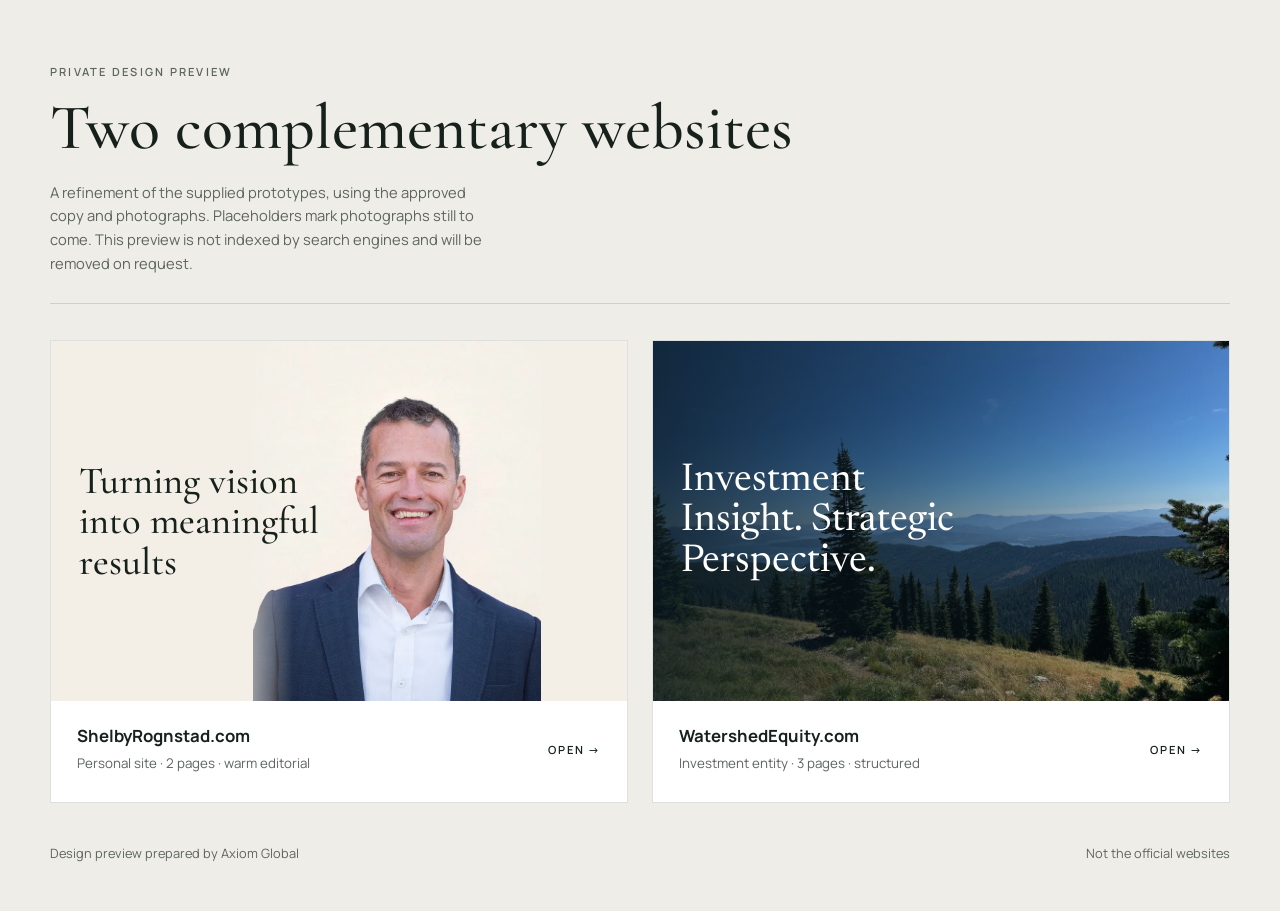
<file: index.html>
<!doctype html>
<html lang="en">
<head>
<meta charset="utf-8">
<meta name="viewport" content="width=device-width, initial-scale=1">
<title>Design Preview · Two Websites</title>
<meta name="robots" content="noindex, nofollow">
<meta name="description" content="Private design preview of the refined ShelbyRognstad.com and WatershedEquity.com websites.">
<link rel="preconnect" href="https://fonts.googleapis.com">
<link rel="preconnect" href="https://fonts.gstatic.com" crossorigin>
<link rel="stylesheet" href="https://fonts.googleapis.com/css2?family=Cormorant+Garamond:wght@500&family=Newsreader:opsz,wght@6..72,400&family=Manrope:wght@400;500;600&display=swap">
<style>
:root{--bg:#EFEDE8;--ink:#17211c;--muted:#5d655f;--line:rgba(23,33,28,.14)}
*{box-sizing:border-box}
body{margin:0;background:var(--bg);color:var(--ink);font:400 16px/1.6 'Manrope',system-ui,sans-serif;-webkit-font-smoothing:antialiased}
.wrap{width:min(1180px,100% - 40px);margin:auto;padding:64px 0 48px}
.top{display:flex;justify-content:space-between;align-items:flex-end;gap:20px;flex-wrap:wrap;border-bottom:1px solid var(--line);padding-bottom:28px}
.k{font:600 .7rem/1.4 'Manrope';letter-spacing:.2em;text-transform:uppercase;color:var(--muted)}
h1{font:500 clamp(2.4rem,5vw,4rem)/1.05 'Cormorant Garamond',Georgia,serif;margin:14px 0 0}
.note{max-width:30em;color:var(--muted);font-size:.92rem;margin:0}
.grid{display:grid;grid-template-columns:1fr 1fr;gap:24px;margin-top:36px}
a.card{display:block;text-decoration:none;color:inherit;background:#fff;border:1px solid var(--line);transition:transform .5s cubic-bezier(.2,.7,.2,1),box-shadow .5s}
a.card:hover{transform:translateY(-6px);box-shadow:0 30px 60px -36px rgba(0,0,0,.45)}
.ph{aspect-ratio:16/10;overflow:hidden;position:relative}
.ph img{width:100%;height:100%;object-fit:cover;display:block}
.sr .ph{background:#F3EFE7}.sr .ph img{object-fit:contain;object-position:70% 100%;-webkit-mask-image:linear-gradient(90deg,transparent 30%,#000 42%,#000 86%,transparent);mask-image:linear-gradient(90deg,transparent 30%,#000 42%,#000 86%,transparent)}
.sr .ph span{position:absolute;left:28px;top:50%;transform:translateY(-50%);font:500 clamp(1.6rem,3vw,2.6rem)/1.05 'Cormorant Garamond',serif;max-width:7em}
.we .ph::after{content:"";position:absolute;inset:0;background:linear-gradient(90deg,rgba(9,24,32,.8),rgba(9,24,32,.1))}
.we .ph span{position:absolute;z-index:1;left:28px;top:50%;transform:translateY(-50%);color:#fff;font:400 clamp(1.6rem,3vw,2.6rem)/1.05 'Newsreader',serif;max-width:8em}
.body{padding:22px 26px 26px;display:flex;justify-content:space-between;gap:16px;align-items:center}
.body b{display:block;font-size:1.05rem}
.body small{color:var(--muted)}
.go{font:600 .7rem/1 'Manrope';letter-spacing:.16em;text-transform:uppercase;white-space:nowrap}
.foot{margin-top:40px;color:var(--muted);font-size:.8rem;display:flex;justify-content:space-between;gap:16px;flex-wrap:wrap}
@media(max-width:760px){.grid{grid-template-columns:1fr}.wrap{padding-top:40px}}
</style>
</head>
<body>
<div class="wrap">
  <div class="top">
    <div><div class="k">Private design preview</div><h1>Two complementary websites</h1></div>
    <p class="note">A refinement of the supplied prototypes, using the approved copy and photographs. Placeholders mark photographs still to come. This preview is not indexed by search engines and will be removed on request.</p>
  </div>
  <div class="grid">
    <a class="card sr" href="shelby/index.html">
      <div class="ph"><img src="shelby/img/portrait-800.webp" alt="" width="800" height="1000"><span>Turning vision into meaningful results</span></div>
      <div class="body"><div><b>ShelbyRognstad.com</b><small>Personal site · 2 pages · warm editorial</small></div><span class="go">Open →</span></div>
    </a>
    <a class="card we" href="watershed/index.html">
      <div class="ph"><img src="watershed/img/trail-1200.webp" alt="" width="1200" height="900"><span>Investment Insight. Strategic Perspective.</span></div>
      <div class="body"><div><b>WatershedEquity.com</b><small>Investment entity · 3 pages · structured</small></div><span class="go">Open →</span></div>
    </a>
  </div>
  <div class="foot"><span>Design preview prepared by Axiom Global</span><span>Not the official websites</span></div>
</div>
</body>
</html>
</file>
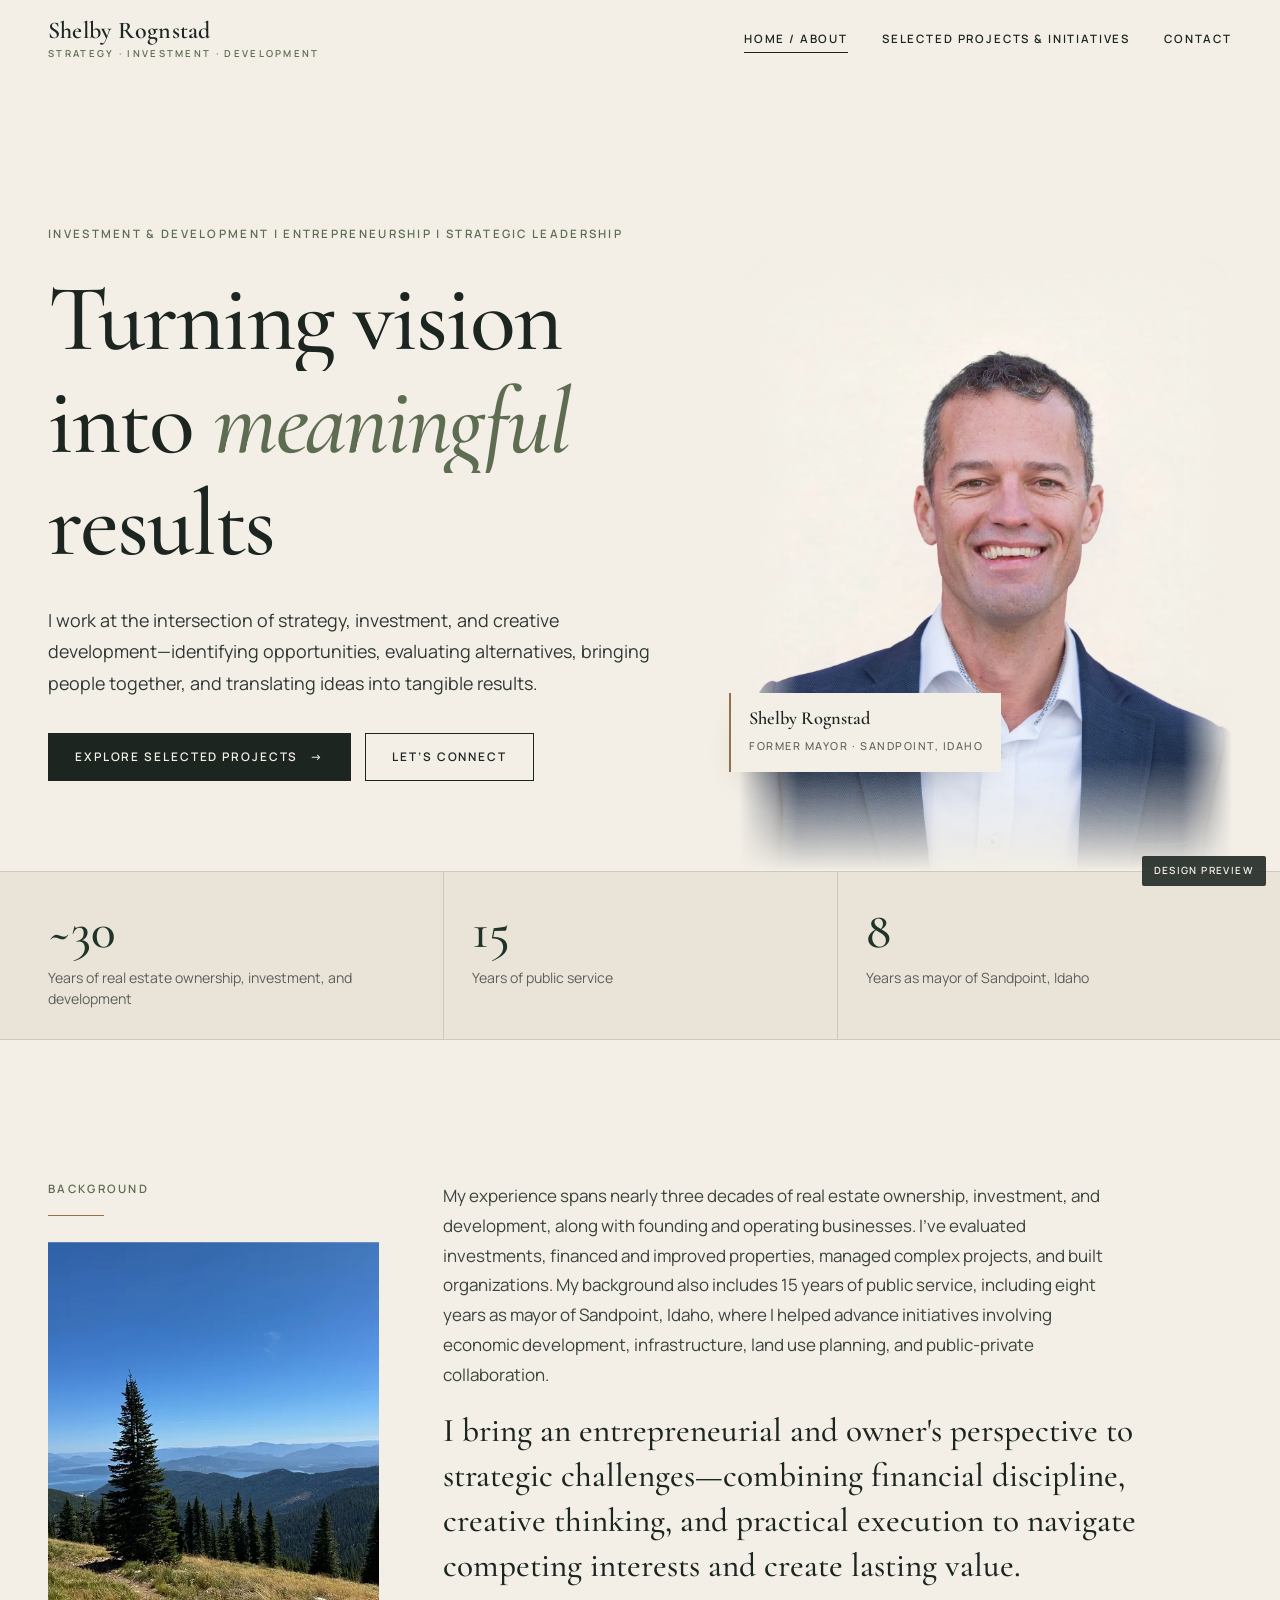
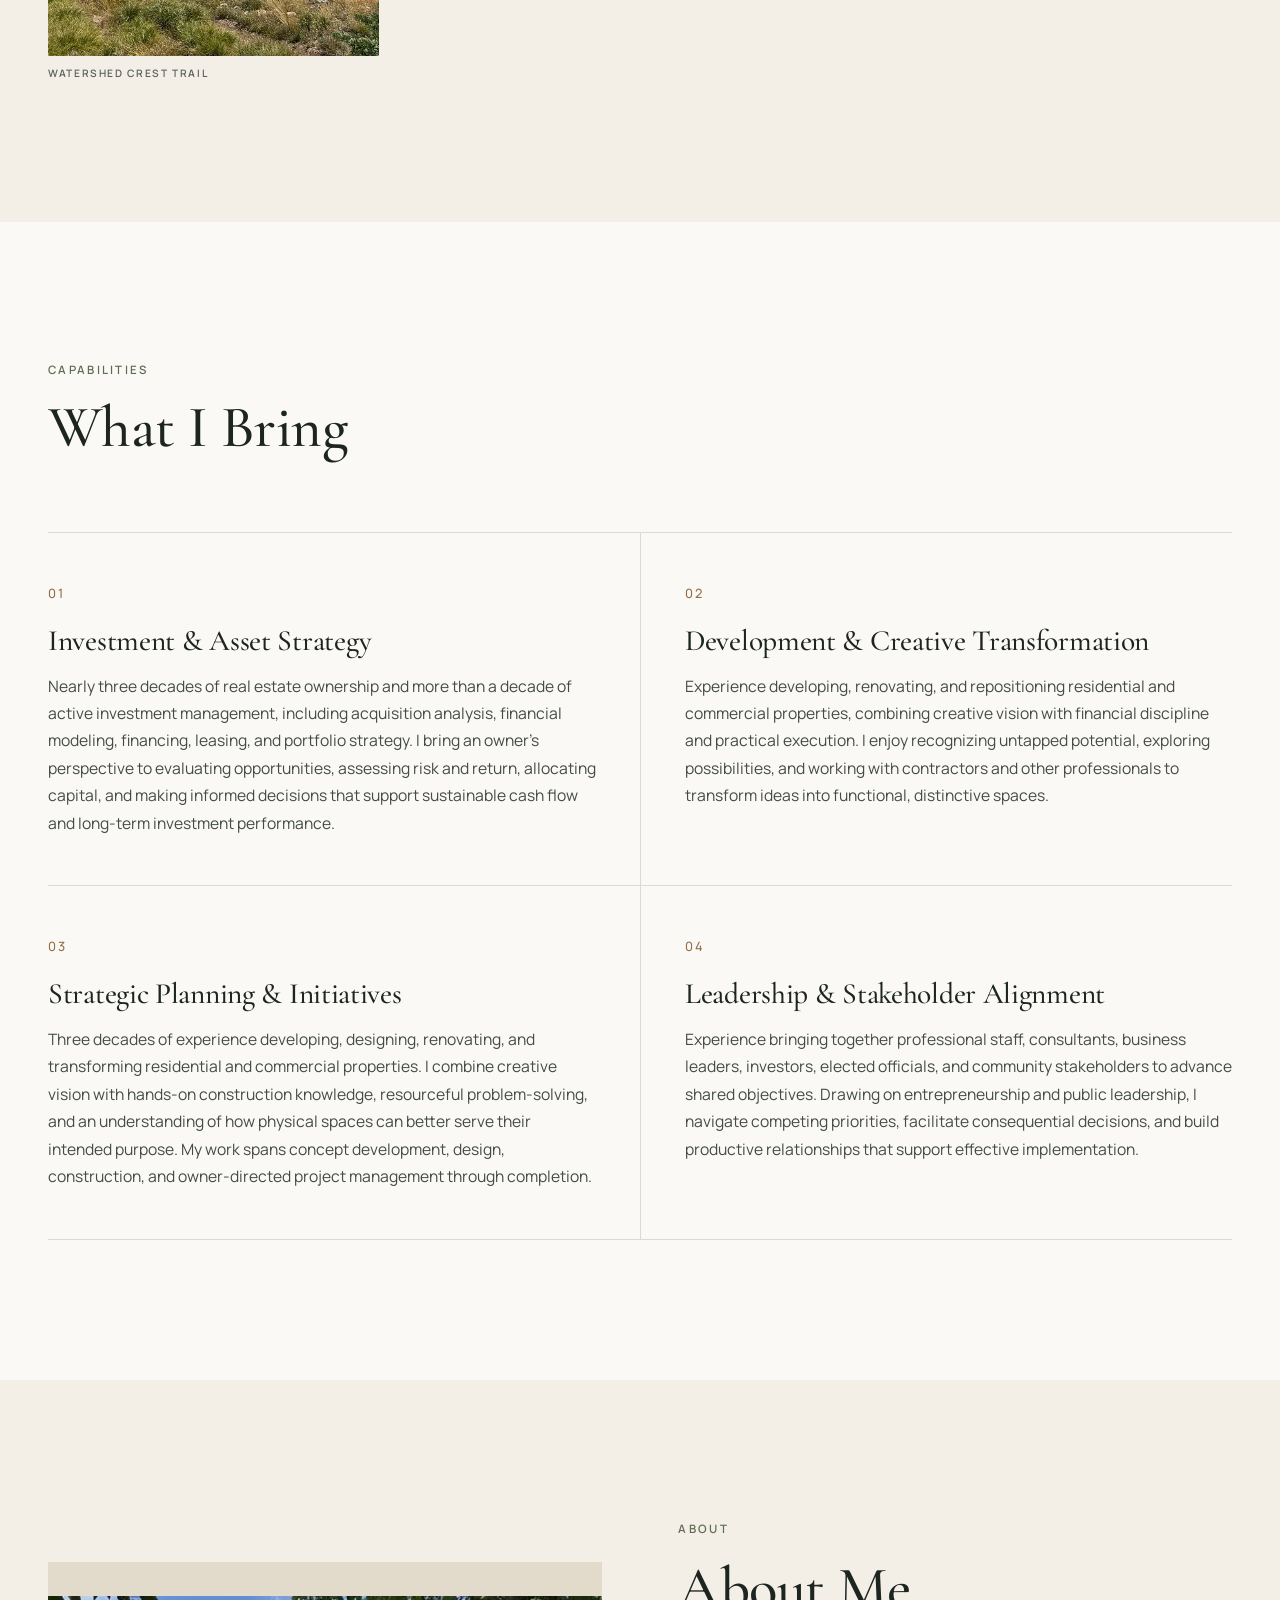
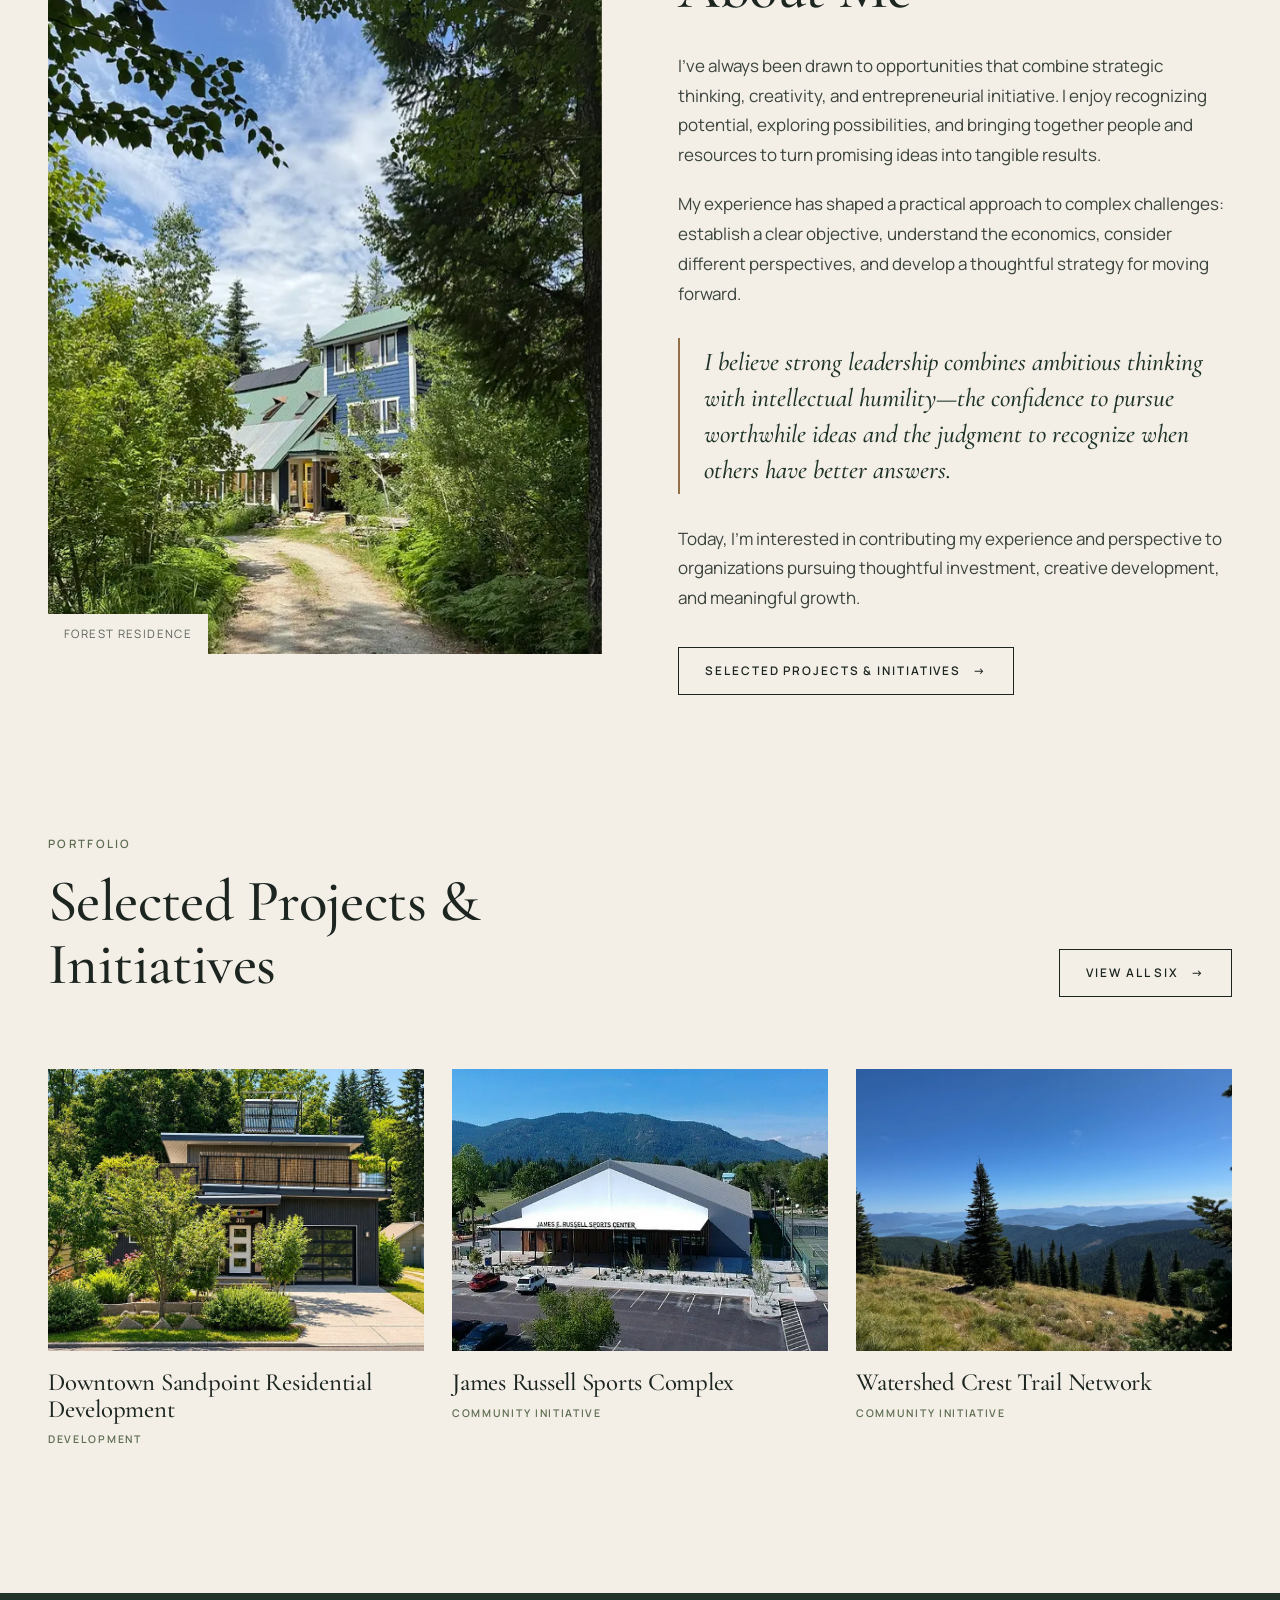
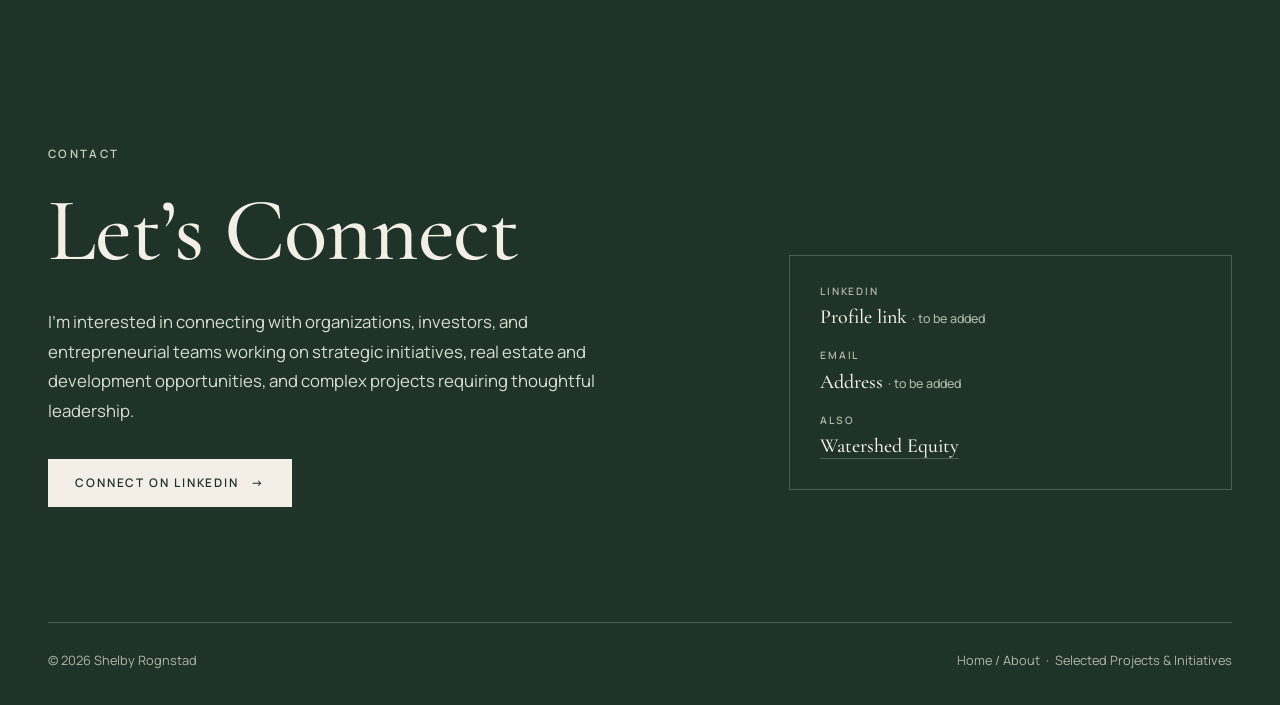
<file: shelby/index.html>
<!doctype html>
<html lang="en">
<head>
<meta charset="utf-8">
<meta name="viewport" content="width=device-width, initial-scale=1">
<title>Shelby Rognstad | Investment, Development &amp; Strategic Leadership</title>
<meta name="description" content="Shelby Rognstad works at the intersection of strategy, investment, and creative development, with nearly three decades of real estate ownership, investment, and development experience.">
<meta name="robots" content="noindex, nofollow">
<meta property="og:title" content="Shelby Rognstad | Investment, Development &amp; Strategic Leadership">
<meta property="og:description" content="Turning vision into meaningful results.">
<meta property="og:image" content="img/portrait-1400.webp">
<meta property="og:type" content="website">
<meta name="theme-color" content="#F3EFE7">
<link rel="icon" href="data:image/svg+xml,%3Csvg xmlns='http://www.w3.org/2000/svg' viewBox='0 0 64 64'%3E%3Crect width='64' height='64' fill='%231F3328'/%3E%3Ctext x='32' y='42' font-family='Georgia,serif' font-size='28' fill='%23F3EFE7' text-anchor='middle'%3ESR%3C/text%3E%3C/svg%3E">
<link rel="preconnect" href="https://fonts.googleapis.com">
<link rel="preconnect" href="https://fonts.gstatic.com" crossorigin>
<link rel="stylesheet" href="https://fonts.googleapis.com/css2?family=Cormorant+Garamond:ital,wght@0,500;0,600;1,500&family=Manrope:wght@400;500;600&display=swap">
<link rel="stylesheet" href="css/site.css">
<link rel="preload" as="image" href="img/portrait-1400.webp">
</head>
<body>
<a class="skip" href="#main">Skip to content</a>

<header class="site-head">
  <div class="wrap head-in">
    <a class="brand" href="index.html" aria-label="Shelby Rognstad, home"><b>Shelby Rognstad</b><small>Strategy · Investment · Development</small></a>
    <nav class="nav" aria-label="Main">
      <a href="index.html" aria-current="page">Home / About</a>
      <a href="projects.html">Selected Projects &amp; Initiatives</a>
      <a href="#contact">Contact</a>
    </nav>
    <button class="menu-btn" aria-label="Menu" aria-expanded="false"><span></span><span></span><span></span></button>
  </div>
</header>

<main id="main">
  <section class="hero">
    <div class="wrap hero-grid">
      <div class="hero-copy">
        <div class="eyebrow rv">Investment &amp; Development | Entrepreneurship | Strategic Leadership</div>
        <h1><span class="line"><span>Turning vision</span></span><span class="line"><span>into <em>meaningful</em></span></span><span class="line"><span>results</span></span></h1>
        <p class="lede rv rv-d1">I work at the intersection of strategy, investment, and creative development—identifying opportunities, evaluating alternatives, bringing people together, and translating ideas into tangible results.</p>
        <div class="btn-row rv rv-d2">
          <a class="btn" href="projects.html">Explore selected projects <span class="arr" aria-hidden="true">→</span></a>
          <a class="btn ghost" href="#contact">Let’s connect</a>
        </div>
      </div>
      <figure class="hero-figure rv rv-d1">
        <img src="img/portrait-1400.webp" srcset="img/portrait-800.webp 800w, img/portrait-1400.webp 1400w" sizes="(max-width:980px) 90vw, 44vw" width="1400" height="1750" alt="Professional portrait of Shelby Rognstad" fetchpriority="high">
        <figcaption class="hero-tag"><b>Shelby Rognstad</b><span>Former Mayor · Sandpoint, Idaho</span></figcaption>
      </figure>
    </div>
  </section>

  <section class="facts" aria-label="At a glance">
    <div class="wrap">
      <ul>
        <li class="rv"><b>~30</b><span>Years of real estate ownership, investment, and development</span></li>
        <li class="rv rv-d1"><b>15</b><span>Years of public service</span></li>
        <li class="rv rv-d2"><b>8</b><span>Years as mayor of Sandpoint, Idaho</span></li>
      </ul>
    </div>
  </section>

  <section class="section">
    <div class="wrap intro">
      <div class="label">
        <div class="rv"><div class="eyebrow">Background</div><span class="rule"></span></div>
        <figure class="intro-media rv-img"><img src="img/trail-landscape-800.webp" srcset="img/trail-landscape-800.webp 800w, img/trail-landscape-1600.webp 1600w" sizes="(max-width:980px) 92vw, 30vw" width="800" height="600" alt="View from Watershed Crest Trail"><figcaption>Watershed Crest Trail</figcaption></figure>
      </div>
      <div>
        <p class="rest rv">My experience spans nearly three decades of real estate ownership, investment, and development, along with founding and operating businesses. I've evaluated investments, financed and improved properties, managed complex projects, and built organizations. My background also includes 15 years of public service, including eight years as mayor of Sandpoint, Idaho, where I helped advance initiatives involving economic development, infrastructure, land use planning, and public-private collaboration.</p>
        <p class="big rv">I bring an entrepreneurial and owner's perspective to strategic challenges—combining financial discipline, creative thinking, and practical execution to navigate competing interests and create lasting value.</p>
      </div>
    </div>
  </section>

  <section class="section caps-sec">
    <div class="wrap">
      <div class="section-head">
        <div><div class="eyebrow rv">Capabilities</div><h2 class="rv rv-d1" style="margin-top:18px">What I Bring</h2></div>
      </div>
      <div class="caps">
        <article class="cap rv"><span class="num">01</span><h3>Investment &amp; Asset Strategy</h3><p>Nearly three decades of real estate ownership and more than a decade of active investment management, including acquisition analysis, financial modeling, financing, leasing, and portfolio strategy. I bring an owner's perspective to evaluating opportunities, assessing risk and return, allocating capital, and making informed decisions that support sustainable cash flow and long-term investment performance.</p></article>
        <article class="cap rv rv-d1"><span class="num">02</span><h3>Development &amp; Creative Transformation</h3><p>Experience developing, renovating, and repositioning residential and commercial properties, combining creative vision with financial discipline and practical execution. I enjoy recognizing untapped potential, exploring possibilities, and working with contractors and other professionals to transform ideas into functional, distinctive spaces.</p></article>
        <article class="cap rv"><span class="num">03</span><h3>Strategic Planning &amp; Initiatives</h3><p>Three decades of experience developing, designing, renovating, and transforming residential and commercial properties. I combine creative vision with hands-on construction knowledge, resourceful problem-solving, and an understanding of how physical spaces can better serve their intended purpose. My work spans concept development, design, construction, and owner-directed project management through completion.</p></article>
        <article class="cap rv rv-d1"><span class="num">04</span><h3>Leadership &amp; Stakeholder Alignment</h3><p>Experience bringing together professional staff, consultants, business leaders, investors, elected officials, and community stakeholders to advance shared objectives. Drawing on entrepreneurship and public leadership, I navigate competing priorities, facilitate consequential decisions, and build productive relationships that support effective implementation.</p></article>
      </div>
    </div>
  </section>

  <section class="section">
    <div class="wrap about">
      <figure class="about-media rv-img" style="margin:0">
        <img data-parallax src="img/forest-house-1100.webp" srcset="img/forest-house-700.webp 700w, img/forest-house-1100.webp 1100w" sizes="(max-width:980px) 92vw, 46vw" width="1100" height="1467" alt="Forest residence approached by a wooded driveway">
        <figcaption>Forest residence</figcaption>
      </figure>
      <div>
        <div class="eyebrow rv">About</div>
        <h2 class="rv rv-d1">About Me</h2>
        <p class="rv">I've always been drawn to opportunities that combine strategic thinking, creativity, and entrepreneurial initiative. I enjoy recognizing potential, exploring possibilities, and bringing together people and resources to turn promising ideas into tangible results.</p>
        <p class="rv">My experience has shaped a practical approach to complex challenges: establish a clear objective, understand the economics, consider different perspectives, and develop a thoughtful strategy for moving forward.</p>
        <blockquote class="rv">I believe strong leadership combines ambitious thinking with intellectual humility—the confidence to pursue worthwhile ideas and the judgment to recognize when others have better answers.</blockquote>
        <p class="rv">Today, I'm interested in contributing my experience and perspective to organizations pursuing thoughtful investment, creative development, and meaningful growth.</p>
        <div class="btn-row rv"><a class="btn ghost" href="projects.html">Selected Projects &amp; Initiatives <span class="arr" aria-hidden="true">→</span></a></div>
      </div>
    </div>
  </section>

  <section class="section" style="padding-top:0">
    <div class="wrap">
      <div class="section-head">
        <div><div class="eyebrow rv">Portfolio</div><h2 class="rv rv-d1" style="margin-top:18px">Selected Projects &amp; Initiatives</h2></div>
        <div class="rv" style="justify-self:end"><a class="btn ghost" href="projects.html">View all six <span class="arr" aria-hidden="true">→</span></a></div>
      </div>
      <div class="teaser">
        <a class="tcard rv" href="projects.html#residential"><div class="ph"><img src="img/duplex-exterior-800.webp" width="800" height="600" loading="lazy" alt="Downtown residential development, landscaped front exterior"></div><div class="meta"><h3>Downtown Sandpoint Residential Development</h3></div><span class="cat">Development</span></a>
        <a class="tcard rv rv-d1" href="projects.html#sports"><div class="ph"><img src="img/sports-complex-800.webp" width="800" height="452" loading="lazy" alt="James Russell Sports Complex building and tennis courts"></div><div class="meta"><h3>James Russell Sports Complex</h3></div><span class="cat">Community initiative</span></a>
        <a class="tcard rv rv-d2" href="projects.html#trail"><div class="ph"><img src="img/trail-landscape-800.webp" width="800" height="600" loading="lazy" alt="View from Watershed Crest Trail"></div><div class="meta"><h3>Watershed Crest Trail Network</h3></div><span class="cat">Community initiative</span></a>
      </div>
    </div>
  </section>
</main>

<footer class="contact" id="contact">
  <div class="wrap">
    <div class="contact-grid">
      <div>
        <div class="eyebrow rv">Contact</div>
        <h2 class="rv rv-d1">Let’s Connect</h2>
        <p class="rv">I'm interested in connecting with organizations, investors, and entrepreneurial teams working on strategic initiatives, real estate and development opportunities, and complex projects requiring thoughtful leadership.</p>
        <div class="btn-row rv"><a class="btn light" href="#contact" aria-disabled="true">Connect on LinkedIn <span class="arr" aria-hidden="true">→</span></a></div>
      </div>
      <dl class="contact-card rv rv-d1">
        <dt>LinkedIn</dt><dd>Profile link <span class="todo">· to be added</span></dd>
        <dt>Email</dt><dd>Address <span class="todo">· to be added</span></dd>
        <dt>Also</dt><dd><a href="../watershed/index.html">Watershed Equity</a></dd>
      </dl>
    </div>
    <div class="foot">
      <span>© <span data-year>2026</span> Shelby Rognstad</span>
      <span><a href="index.html">Home / About</a> &nbsp;·&nbsp; <a href="projects.html">Selected Projects &amp; Initiatives</a></span>
    </div>
  </div>
</footer>

<div class="preview-badge" aria-hidden="true">Design preview</div>
<script src="js/site.js" defer></script>
</body>
</html>
</file>
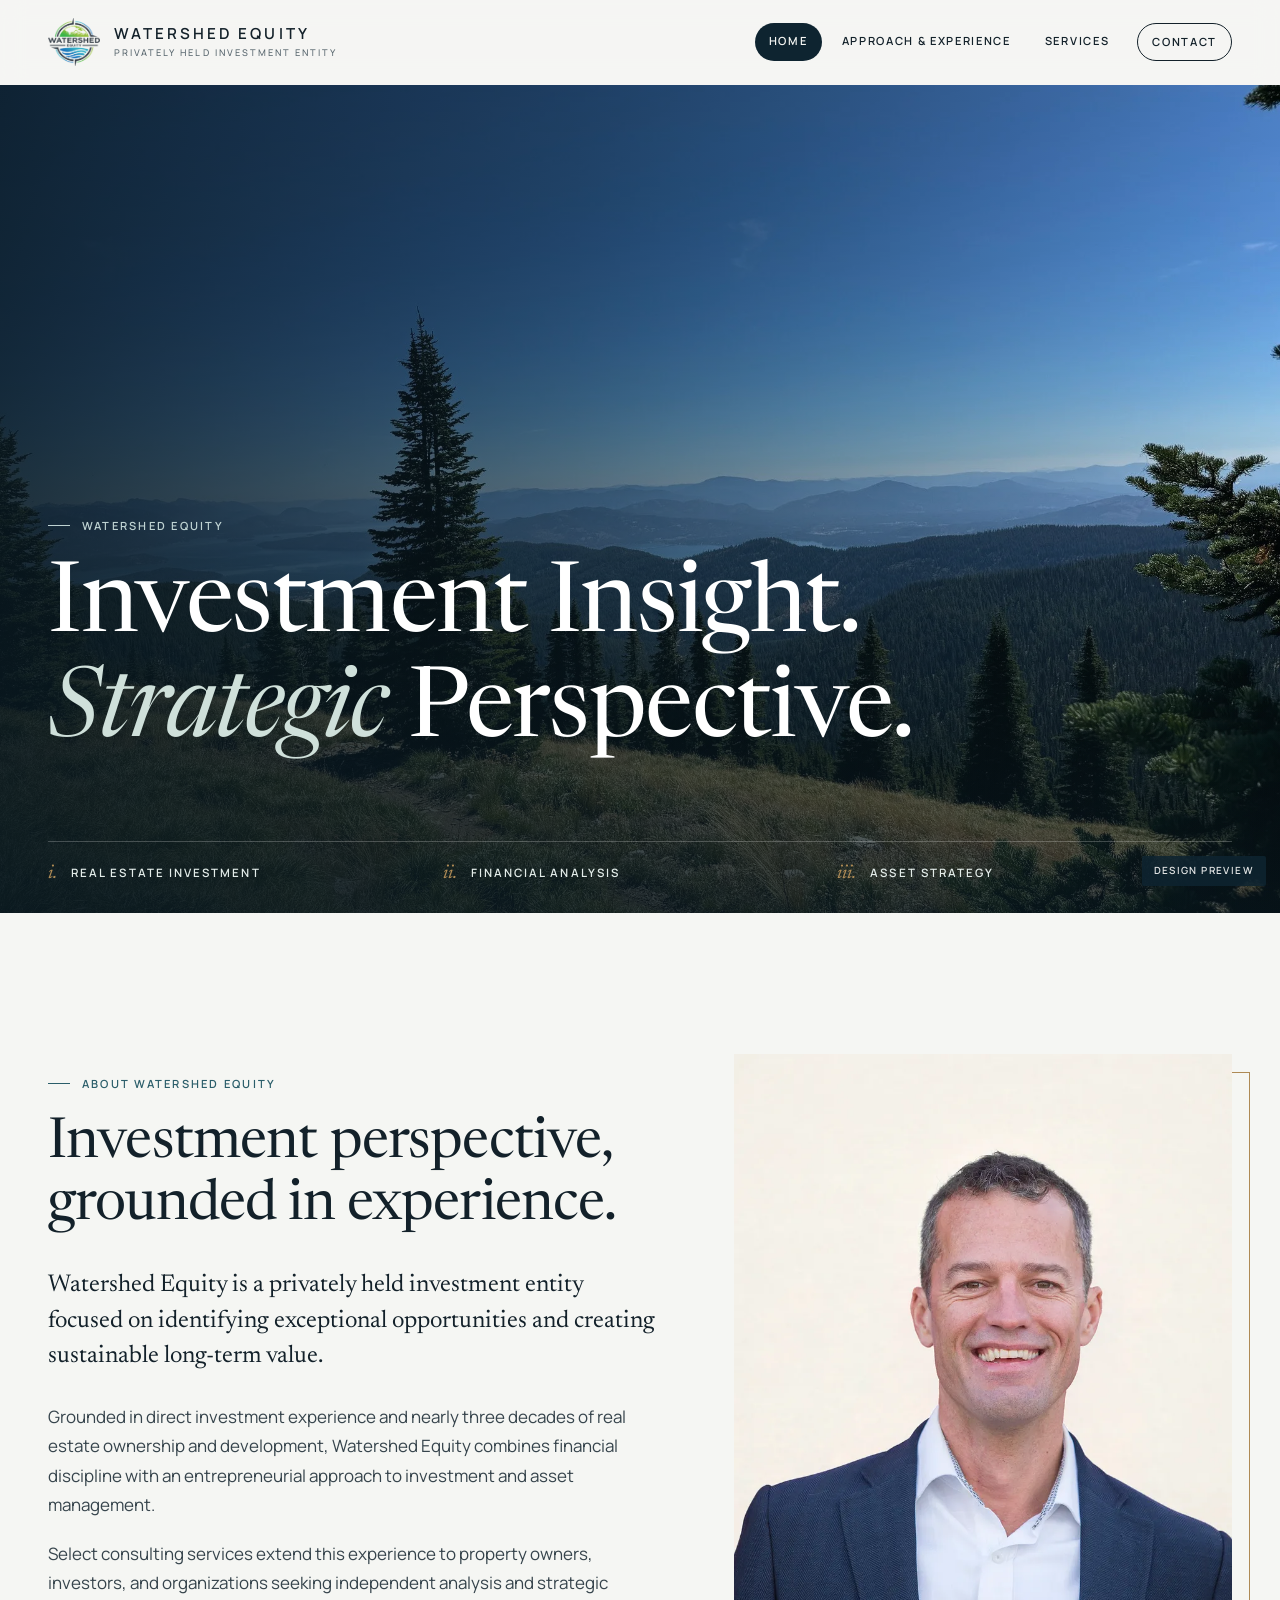
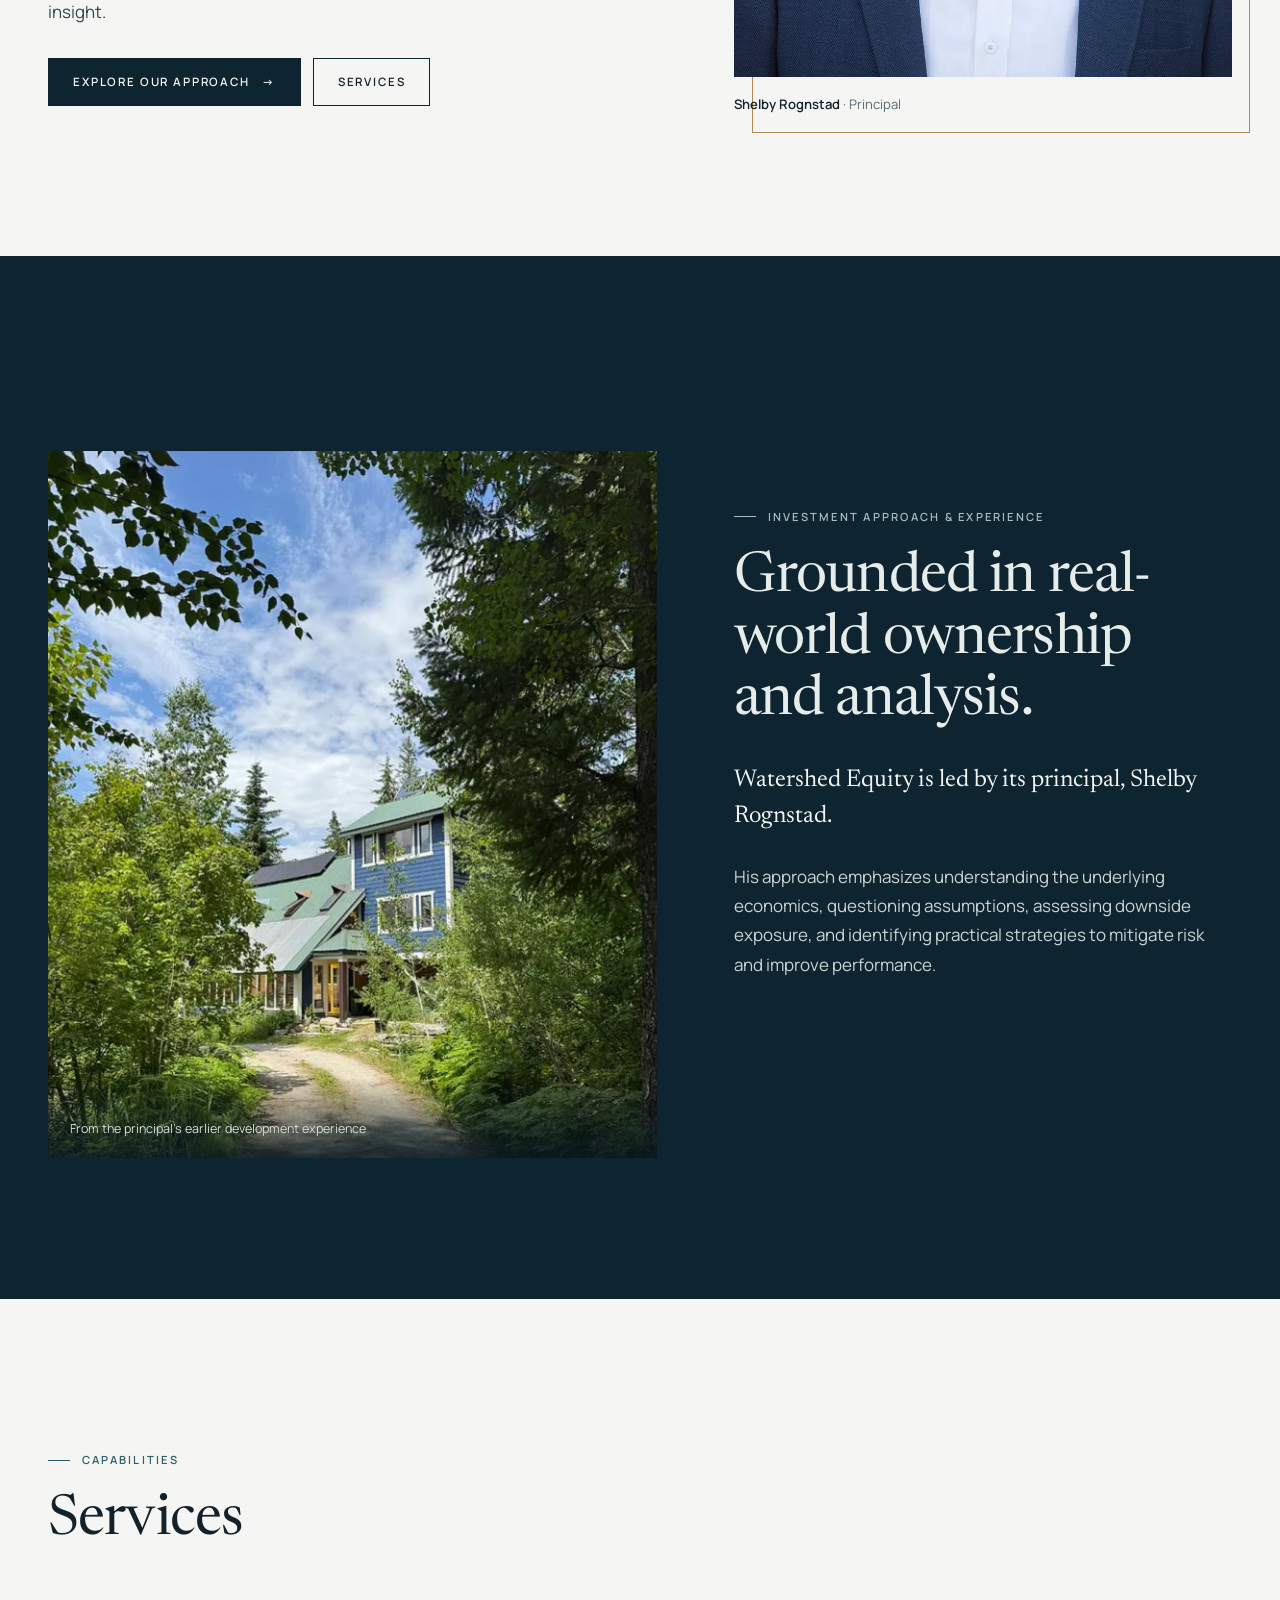
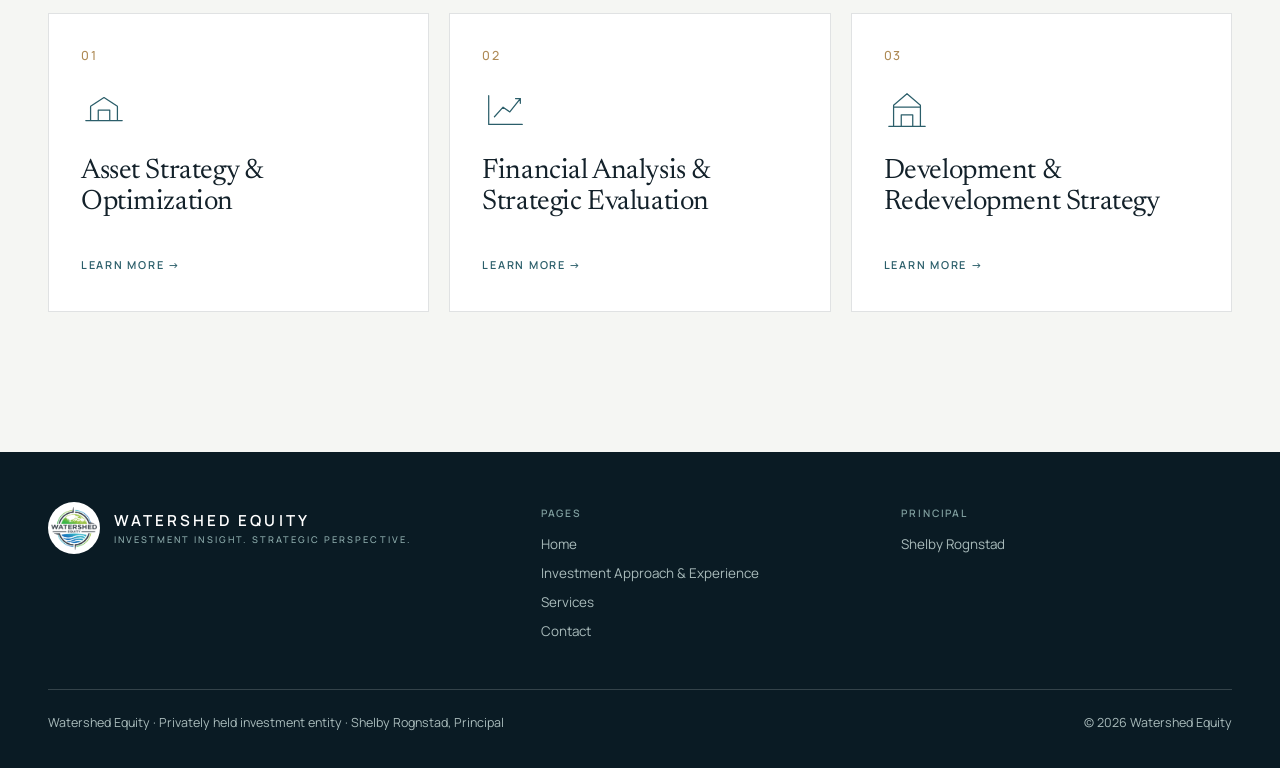
<file: watershed/index.html>
<!doctype html>
<html lang="en">
<head>
<meta charset="utf-8">
<meta name="viewport" content="width=device-width, initial-scale=1">
<title>Watershed Equity | Investment Insight. Strategic Perspective.</title>
<meta name="description" content="Watershed Equity is a privately held investment entity focused on identifying exceptional opportunities and creating sustainable long-term value.">
<meta name="robots" content="noindex, nofollow">
<meta property="og:title" content="Watershed Equity | Investment Insight. Strategic Perspective.">
<meta property="og:description" content="Watershed Equity is a privately held investment entity focused on identifying exceptional opportunities and creating sustainable long-term value.">
<meta property="og:image" content="img/trail-1200.webp">
<meta property="og:type" content="website">
<meta name="theme-color" content="#0E2430">
<link rel="icon" type="image/png" href="img/favicon.png">
<link rel="preconnect" href="https://fonts.googleapis.com">
<link rel="preconnect" href="https://fonts.gstatic.com" crossorigin>
<link rel="stylesheet" href="https://fonts.googleapis.com/css2?family=Newsreader:ital,opsz,wght@0,6..72,400;0,6..72,500;1,6..72,400&family=Manrope:wght@400;500;600&display=swap">
<link rel="stylesheet" href="css/site.css">
<link rel="preload" as="image" href="img/trail-2200.webp">
</head>
<body>
<a class="skip" href="#main">Skip to content</a>
<header class="site-head">
  <div class="wrap head-in">
    <a class="brand" href="index.html" aria-label="Watershed Equity, home"><img src="img/logo-240.png" width="52" height="52" alt="Watershed Equity logo"><span><b>WATERSHED EQUITY</b><small>Privately held investment entity</small></span></a>
    <nav class="nav" aria-label="Main">
      <a href="index.html" aria-current="page">Home</a>
      <a href="approach.html">Approach &amp; Experience</a>
      <a href="services.html">Services</a>
      <a class="cta" href="services.html#contact">Contact</a>
    </nav>
    <button class="menu-btn" aria-label="Menu" aria-expanded="false"><span></span><span></span><span></span></button>
  </div>
</header>

<main id="main">
  <section class="hero">
    <div class="hero-bg"><img src="img/trail-2200.webp" srcset="img/trail-1200.webp 1200w, img/trail-2200.webp 2048w" sizes="100vw" width="2048" height="1536" alt="Forested ridgeline and lake view from the Watershed Crest Trail" fetchpriority="high"></div>
    <div class="wrap">
      <div class="label rv">Watershed Equity</div>
      <h1><span class="line"><span>Investment Insight.</span></span><span class="line"><span><em>Strategic</em> Perspective.</span></span></h1>
      <ul class="pillars rv rv-d2">
        <li><i>i.</i>Real Estate Investment</li><li><i>ii.</i>Financial Analysis</li><li><i>iii.</i>Asset Strategy</li>
      </ul>
    </div>
  </section>

  <section class="section">
    <div class="wrap two">
      <div>
        <div class="label rv">About Watershed Equity</div>
        <h2 class="rv rv-d1">Investment perspective, grounded in experience.</h2>
        <p class="lead rv">Watershed Equity is a privately held investment entity focused on identifying exceptional opportunities and creating sustainable long-term value.</p>
        <p class="rv">Grounded in direct investment experience and nearly three decades of real estate ownership and development, Watershed Equity combines financial discipline with an entrepreneurial approach to investment and asset management.</p>
        <p class="rv">Select consulting services extend this experience to property owners, investors, and organizations seeking independent analysis and strategic insight.</p>
        <div class="btn-row rv"><a class="btn" href="approach.html">Explore our approach <span class="arr" aria-hidden="true">→</span></a><a class="btn ghost" href="services.html">Services</a></div>
      </div>
      <figure class="portrait-frame rv rv-d1">
        <img src="img/portrait-1400.webp" srcset="img/portrait-800.webp 800w, img/portrait-1400.webp 1400w" sizes="(max-width:980px) 90vw, 40vw" width="1400" height="1750" loading="lazy" alt="Shelby Rognstad, principal of Watershed Equity">
        <figcaption><b>Shelby Rognstad</b> · Principal</figcaption>
      </figure>
    </div>
  </section>

  <section class="section dark">
    <div class="wrap two">
      <figure class="media-tall rv-img"><img data-parallax src="img/forest-residence-1100.webp" srcset="img/forest-residence-700.webp 700w, img/forest-residence-1100.webp 1100w" sizes="(max-width:980px) 92vw, 45vw" width="1100" height="1467" alt="Forest residence approached by a tree-lined driveway, illustrating the principal's development experience"><figcaption>From the principal's earlier development experience</figcaption></figure>
      <div>
        <div class="label rv">Investment Approach &amp; Experience</div>
        <h2 class="rv rv-d1">Grounded in real-world ownership and analysis.</h2>
        <p class="lead rv">Watershed Equity is led by its principal, Shelby Rognstad.</p>
        <p class="rv">His approach emphasizes understanding the underlying economics, questioning assumptions, assessing downside exposure, and identifying practical strategies to mitigate risk and improve performance.</p>
        <div class="btn-row rv"><a class="btn brass" href="approach.html">Approach &amp; Experience <span class="arr" aria-hidden="true">→</span></a></div>
      </div>
    </div>
  </section>

  <section class="section">
    <div class="wrap">
      <div class="label rv">Capabilities</div>
      <h2 class="rv rv-d1" style="font-size:clamp(2.4rem,4.4vw,4rem);margin:22px 0 clamp(36px,5vw,60px)">Services</h2>
      <div class="svc-grid">
        <a class="svc rv rv-d0" href="services.html#s01"><span class="n">01</span><svg viewBox="0 0 48 48"><path d="M5 34h38M10 34V19l14-9 14 9v15M18 34V23h12v11"/></svg><h3>Asset Strategy &amp; Optimization</h3><span class="more">Learn more →</span></a>
        <a class="svc rv rv-d1" href="services.html#s02"><span class="n">02</span><svg viewBox="0 0 48 48"><path d="M7 38V8M7 38h35M13 30l9-10 7 5 11-14M35 11h5v5"/></svg><h3>Financial Analysis &amp; Strategic Evaluation</h3><span class="more">Learn more →</span></a>
        <a class="svc rv rv-d2" href="services.html#s03"><span class="n">03</span><svg viewBox="0 0 48 48"><path d="M5 40h38M10 40V18l14-12 14 12v22M18 40V28h12v12M10 20h28"/></svg><h3>Development &amp; Redevelopment Strategy</h3><span class="more">Learn more →</span></a>
      </div>
    </div>
  </section>
</main>
<footer class="foot">
  <div class="wrap">
    <div class="foot-grid">
      <div><a class="brand" href="index.html"><img src="img/logo-240.png" width="52" height="52" alt=""><span><b>WATERSHED EQUITY</b><small>Investment Insight. Strategic Perspective.</small></span></a></div>
      <div><h4>Pages</h4><ul><li><a href="index.html">Home</a></li><li><a href="approach.html">Investment Approach &amp; Experience</a></li><li><a href="services.html">Services</a></li><li><a href="services.html#contact">Contact</a></li></ul></div>
      <div><h4>Principal</h4><ul><li><a href="../shelby/index.html">Shelby Rognstad</a></li></ul></div>
    </div>
    <div class="base"><span>Watershed Equity · Privately held investment entity · Shelby Rognstad, Principal</span><span>© <span data-year>2026</span> Watershed Equity</span></div>
  </div>
</footer>
<div class="preview-badge" aria-hidden="true">Design preview</div>
<script src="js/site.js" defer></script>
</body>
</html>
</file>
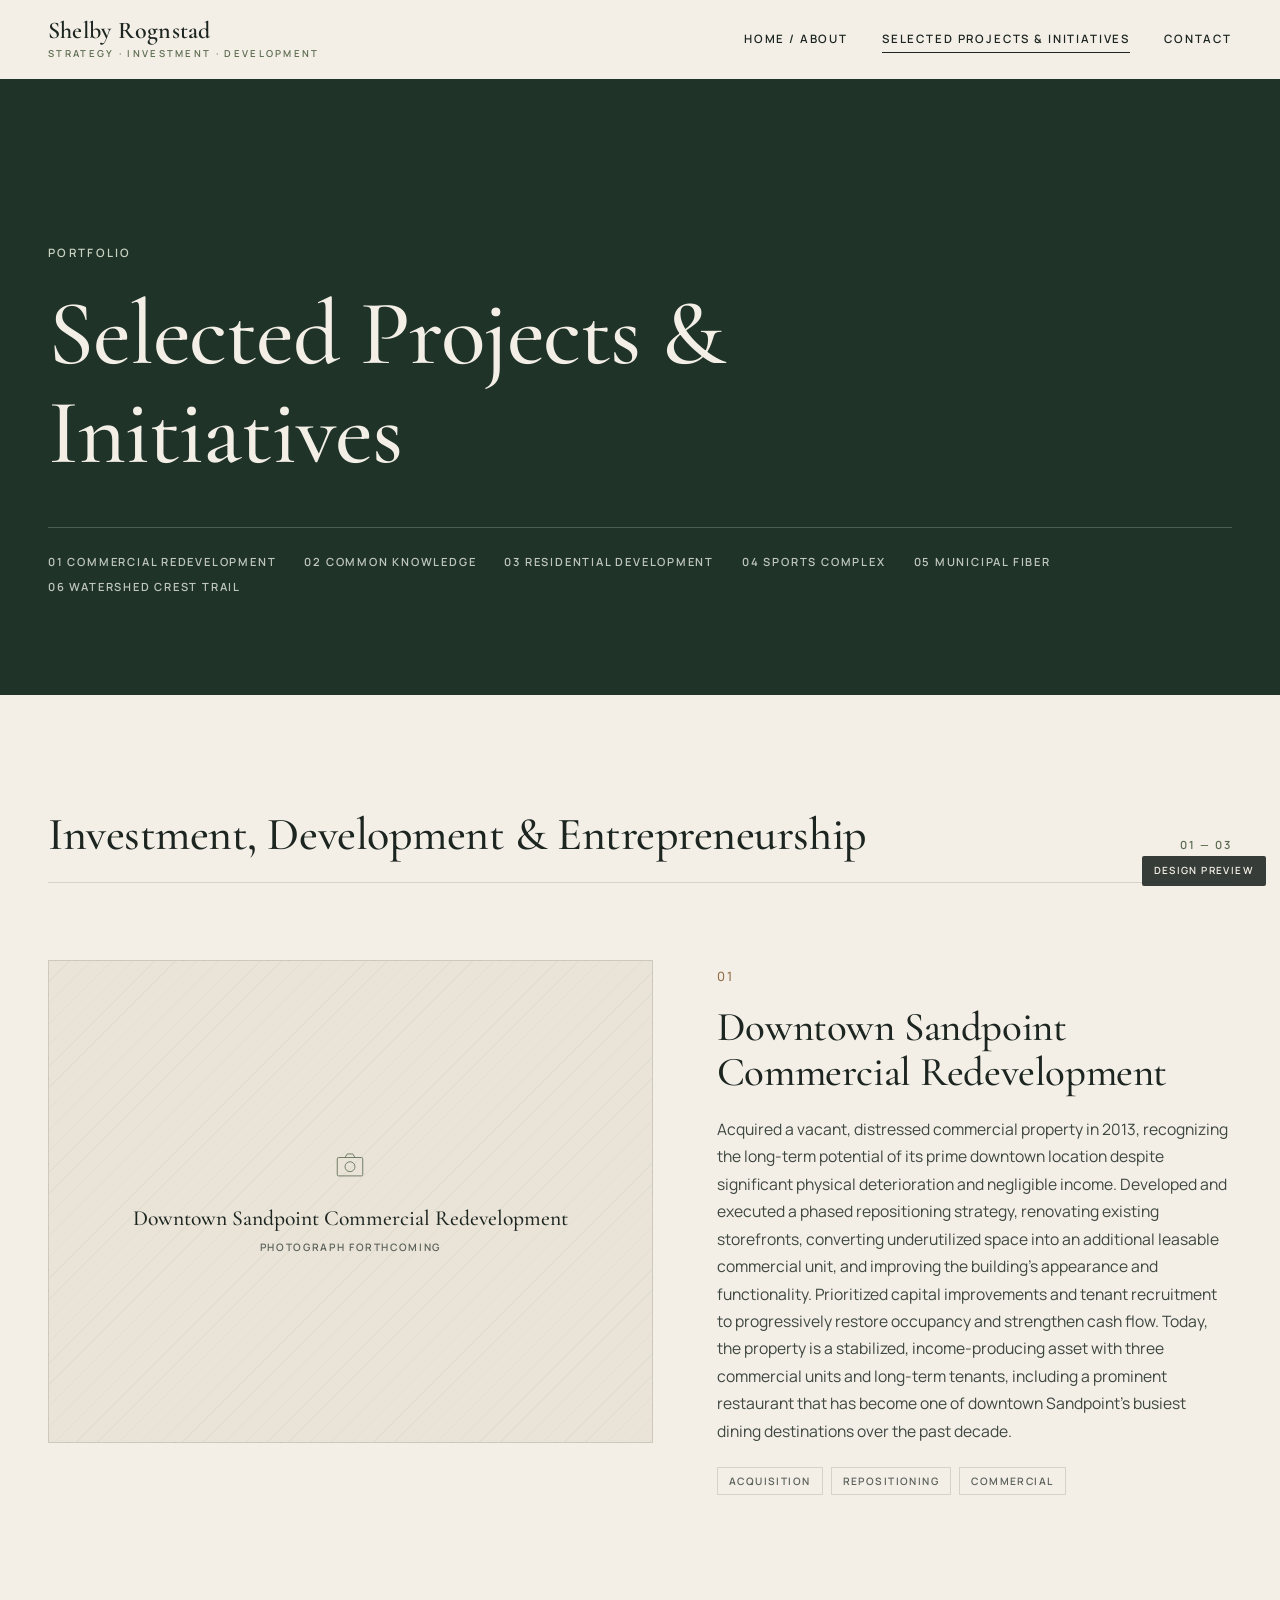
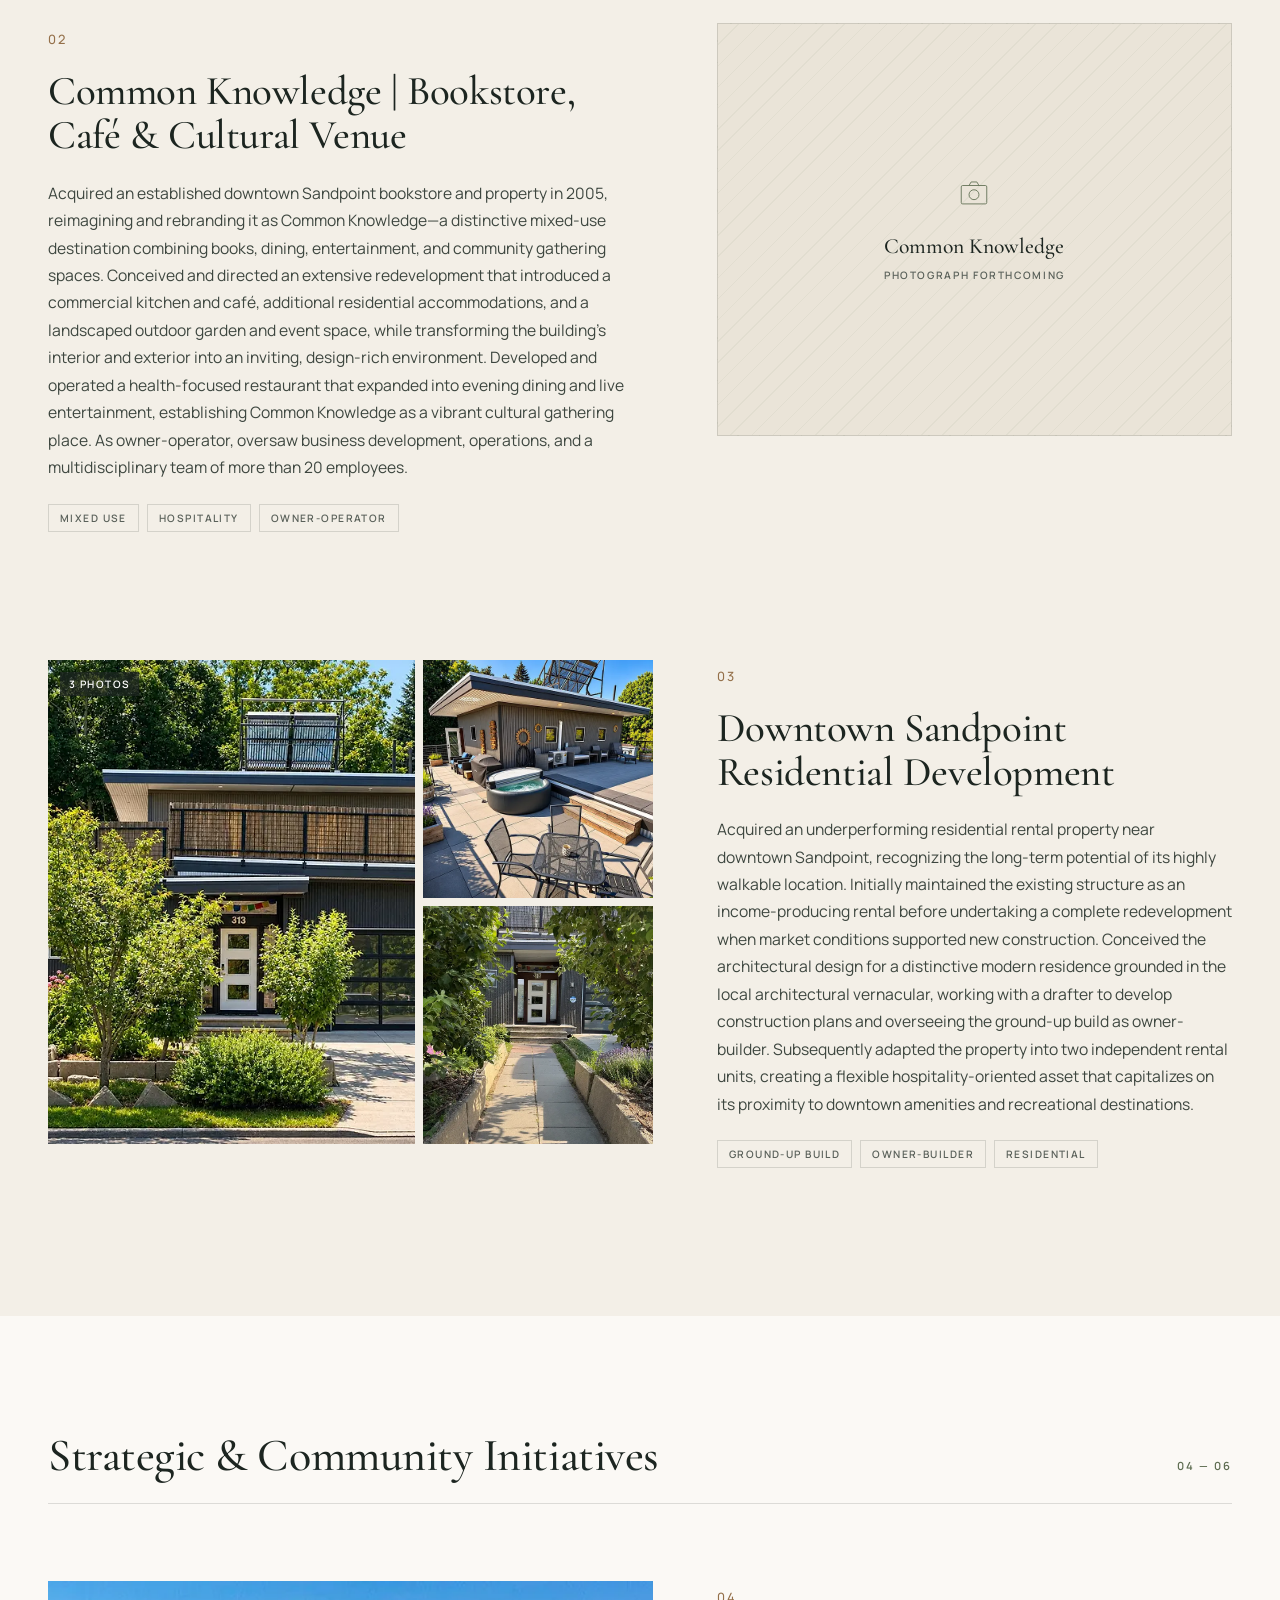
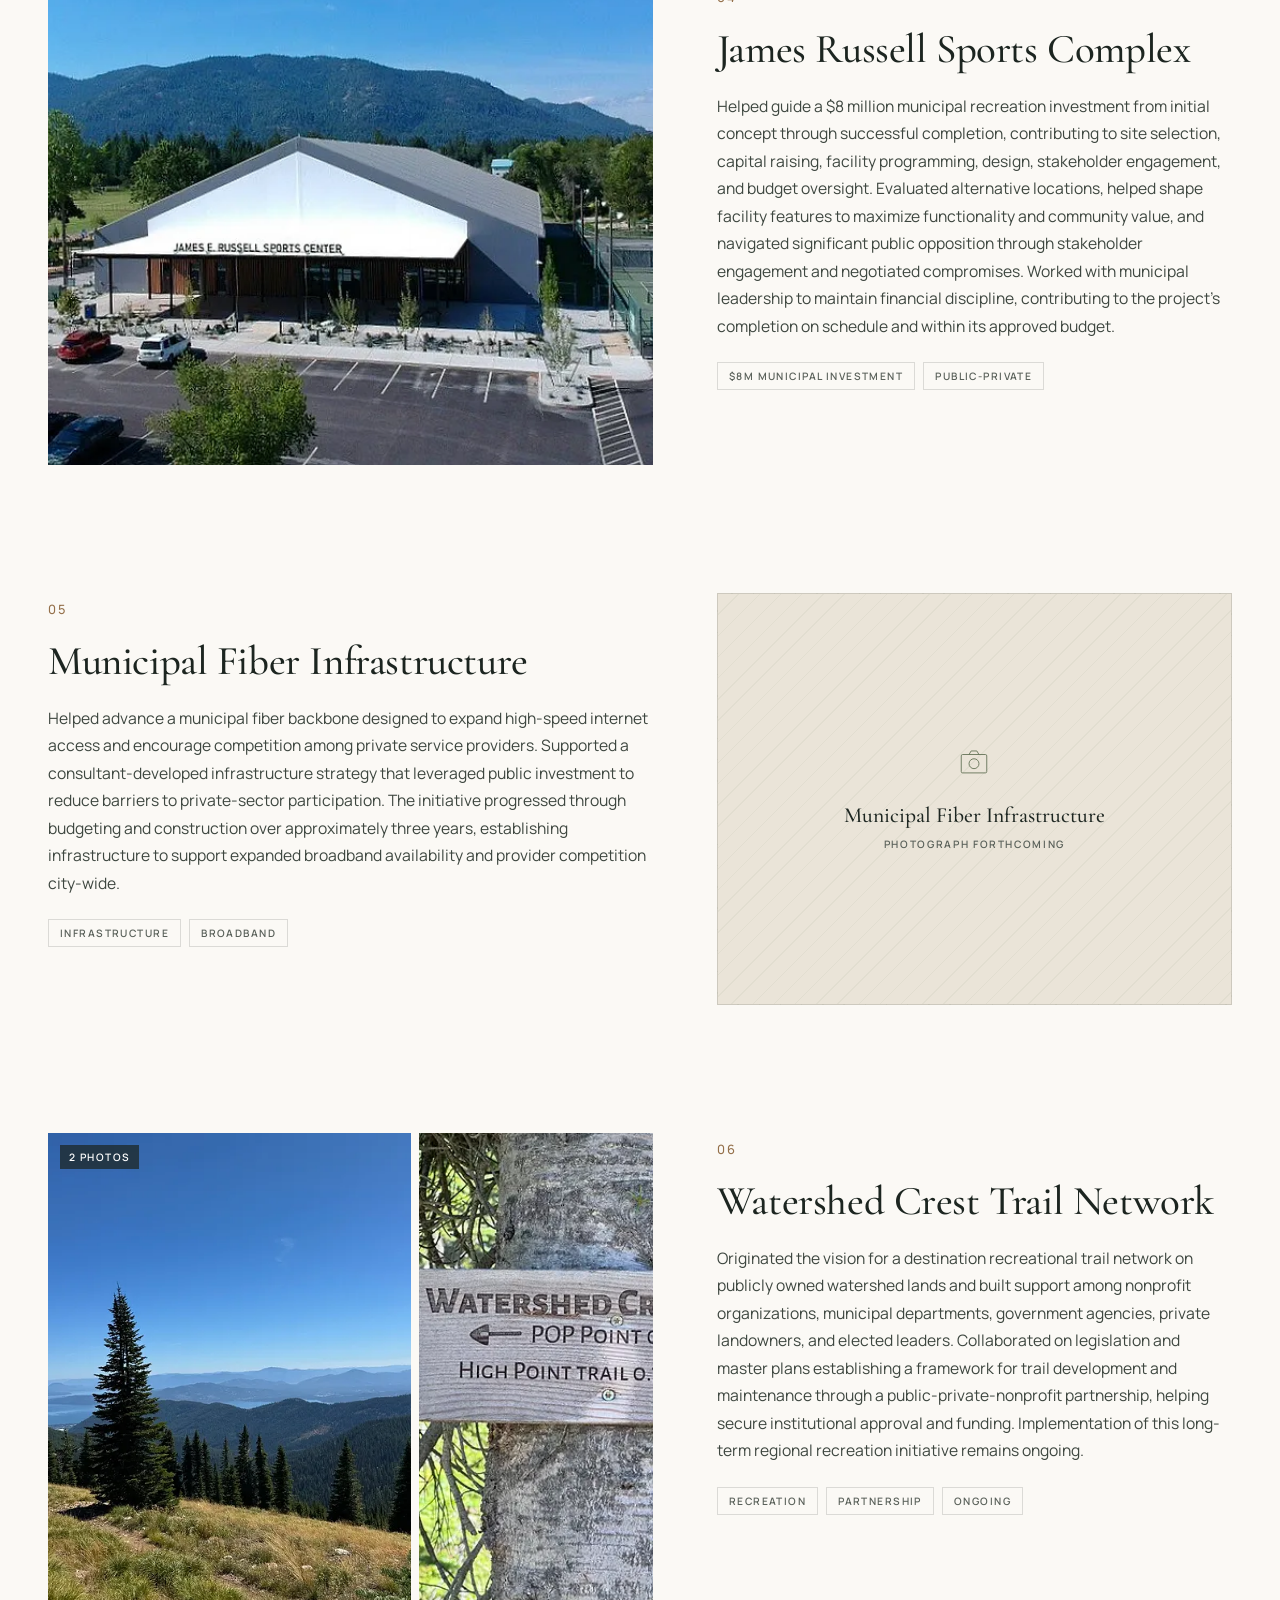
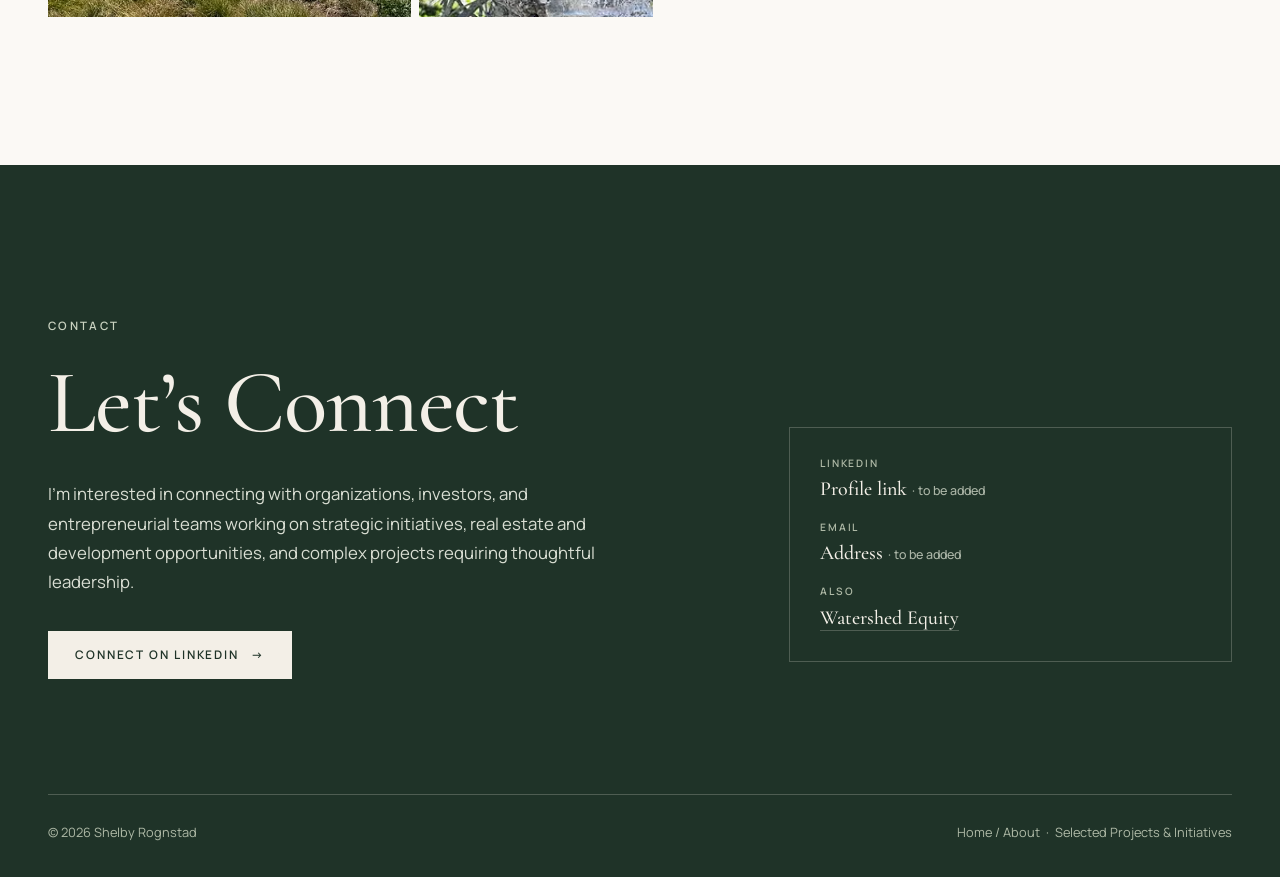
<file: shelby/projects.html>
<!doctype html>
<html lang="en">
<head>
<meta charset="utf-8">
<meta name="viewport" content="width=device-width, initial-scale=1">
<title>Selected Projects &amp; Initiatives | Shelby Rognstad</title>
<meta name="description" content="Selected real estate investment, development, entrepreneurship, and community initiatives led or guided by Shelby Rognstad in Sandpoint, Idaho.">
<meta name="robots" content="noindex, nofollow">
<meta property="og:title" content="Selected Projects &amp; Initiatives | Shelby Rognstad">
<meta property="og:image" content="img/duplex-exterior-1600.webp">
<meta name="theme-color" content="#1F3328">
<link rel="icon" href="data:image/svg+xml,%3Csvg xmlns='http://www.w3.org/2000/svg' viewBox='0 0 64 64'%3E%3Crect width='64' height='64' fill='%231F3328'/%3E%3Ctext x='32' y='42' font-family='Georgia,serif' font-size='28' fill='%23F3EFE7' text-anchor='middle'%3ESR%3C/text%3E%3C/svg%3E">
<link rel="preconnect" href="https://fonts.googleapis.com">
<link rel="preconnect" href="https://fonts.gstatic.com" crossorigin>
<link rel="stylesheet" href="https://fonts.googleapis.com/css2?family=Cormorant+Garamond:ital,wght@0,500;0,600;1,500&family=Manrope:wght@400;500;600&display=swap">
<link rel="stylesheet" href="css/site.css">
</head>
<body>
<a class="skip" href="#main">Skip to content</a>

<header class="site-head">
  <div class="wrap head-in">
    <a class="brand" href="index.html" aria-label="Shelby Rognstad, home"><b>Shelby Rognstad</b><small>Strategy · Investment · Development</small></a>
    <nav class="nav" aria-label="Main">
      <a href="index.html">Home / About</a>
      <a href="projects.html" aria-current="page">Selected Projects &amp; Initiatives</a>
      <a href="#contact">Contact</a>
    </nav>
    <button class="menu-btn" aria-label="Menu" aria-expanded="false"><span></span><span></span><span></span></button>
  </div>
</header>

<main id="main">
  <section class="banner">
    <div class="wrap">
      <div class="eyebrow rv">Portfolio</div>
      <h1 class="rv rv-d1">Selected Projects &amp; Initiatives</h1>
      <nav class="index rv rv-d2" aria-label="Projects">
        <a href="#commercial">01 Commercial Redevelopment</a>
        <a href="#common-knowledge">02 Common Knowledge</a>
        <a href="#residential">03 Residential Development</a>
        <a href="#sports">04 Sports Complex</a>
        <a href="#fiber">05 Municipal Fiber</a>
        <a href="#trail">06 Watershed Crest Trail</a>
      </nav>
    </div>
  </section>

  <!-- GROUP 1 -->
  <section class="group">
    <div class="wrap">
      <div class="group-title rv"><h2>Investment, Development &amp; Entrepreneurship</h2><span>01 — 03</span></div>

      <article class="project" id="commercial">
        <div class="p-media rv">
          <div class="placeholder" role="img" aria-label="Photograph of the commercial redevelopment to be added">
            <div><svg viewBox="0 0 48 48"><rect x="6" y="12" width="36" height="26" rx="2"/><circle cx="24" cy="25" r="7"/><path d="M17 12l3-5h8l3 5"/></svg><b>Downtown Sandpoint Commercial Redevelopment</b><span>Photograph forthcoming</span></div>
          </div>
        </div>
        <div class="p-body rv rv-d1">
          <span class="num">01</span>
          <h3>Downtown Sandpoint Commercial Redevelopment</h3>
          <p>Acquired a vacant, distressed commercial property in 2013, recognizing the long-term potential of its prime downtown location despite significant physical deterioration and negligible income. Developed and executed a phased repositioning strategy, renovating existing storefronts, converting underutilized space into an additional leasable commercial unit, and improving the building's appearance and functionality. Prioritized capital improvements and tenant recruitment to progressively restore occupancy and strengthen cash flow. Today, the property is a stabilized, income-producing asset with three commercial units and long-term tenants, including a prominent restaurant that has become one of downtown Sandpoint's busiest dining destinations over the past decade.</p>
          <div class="tags"><span>Acquisition</span><span>Repositioning</span><span>Commercial</span></div>
        </div>
      </article>

      <article class="project" id="common-knowledge">
        <div class="p-media rv">
          <div class="placeholder" role="img" aria-label="Photograph of Common Knowledge to be added">
            <div><svg viewBox="0 0 48 48"><rect x="6" y="12" width="36" height="26" rx="2"/><circle cx="24" cy="25" r="7"/><path d="M17 12l3-5h8l3 5"/></svg><b>Common Knowledge</b><span>Photograph forthcoming</span></div>
          </div>
        </div>
        <div class="p-body rv rv-d1">
          <span class="num">02</span>
          <h3>Common Knowledge | Bookstore, Café &amp; Cultural Venue</h3>
          <p>Acquired an established downtown Sandpoint bookstore and property in 2005, reimagining and rebranding it as Common Knowledge—a distinctive mixed-use destination combining books, dining, entertainment, and community gathering spaces. Conceived and directed an extensive redevelopment that introduced a commercial kitchen and café, additional residential accommodations, and a landscaped outdoor garden and event space, while transforming the building's interior and exterior into an inviting, design-rich environment. Developed and operated a health-focused restaurant that expanded into evening dining and live entertainment, establishing Common Knowledge as a vibrant cultural gathering place. As owner-operator, oversaw business development, operations, and a multidisciplinary team of more than 20 employees.</p>
          <div class="tags"><span>Mixed use</span><span>Hospitality</span><span>Owner-operator</span></div>
        </div>
      </article>

      <article class="project" id="residential">
        <div class="p-media rv">
          <div class="gallery g3">
            <button class="g-item" data-full="img/duplex-exterior-1600.webp"><img src="img/duplex-exterior-800.webp" width="800" height="600" loading="lazy" alt="Downtown residential development, landscaped front exterior"><span class="g-count">3 photos</span><span class="zoom" aria-hidden="true">+</span></button>
            <button class="g-item" data-full="img/duplex-rooftop-1600.webp"><img src="img/duplex-rooftop-800.webp" width="800" height="600" loading="lazy" alt="Rooftop terrace with seating and hot tub"><span class="zoom" aria-hidden="true">+</span></button>
            <button class="g-item" data-full="img/duplex-entrance-1100.webp"><img src="img/duplex-entrance-700.webp" width="700" height="933" loading="lazy" alt="Tree-framed pathway to front entrance"><span class="zoom" aria-hidden="true">+</span></button>
          </div>
        </div>
        <div class="p-body rv rv-d1">
          <span class="num">03</span>
          <h3>Downtown Sandpoint Residential Development</h3>
          <p>Acquired an underperforming residential rental property near downtown Sandpoint, recognizing the long-term potential of its highly walkable location. Initially maintained the existing structure as an income-producing rental before undertaking a complete redevelopment when market conditions supported new construction. Conceived the architectural design for a distinctive modern residence grounded in the local architectural vernacular, working with a drafter to develop construction plans and overseeing the ground-up build as owner-builder. Subsequently adapted the property into two independent rental units, creating a flexible hospitality-oriented asset that capitalizes on its proximity to downtown amenities and recreational destinations.</p>
          <div class="tags"><span>Ground-up build</span><span>Owner-builder</span><span>Residential</span></div>
        </div>
      </article>
    </div>
  </section>

  <!-- GROUP 2 -->
  <section class="group" style="background:#FBF9F5">
    <div class="wrap">
      <div class="group-title rv"><h2>Strategic &amp; Community Initiatives</h2><span>04 — 06</span></div>

      <article class="project" id="sports">
        <div class="p-media rv">
          <div class="gallery g1">
            <button class="g-item" data-full="img/sports-complex-1600.webp"><img src="img/sports-complex-800.webp" width="800" height="452" loading="lazy" alt="James Russell Sports Complex building and tennis courts"><span class="zoom" aria-hidden="true">+</span></button>
          </div>
        </div>
        <div class="p-body rv rv-d1">
          <span class="num">04</span>
          <h3>James Russell Sports Complex</h3>
          <p>Helped guide a $8 million municipal recreation investment from initial concept through successful completion, contributing to site selection, capital raising, facility programming, design, stakeholder engagement, and budget oversight. Evaluated alternative locations, helped shape facility features to maximize functionality and community value, and navigated significant public opposition through stakeholder engagement and negotiated compromises. Worked with municipal leadership to maintain financial discipline, contributing to the project's completion on schedule and within its approved budget.</p>
          <div class="tags"><span>$8M municipal investment</span><span>Public-private</span></div>
        </div>
      </article>

      <article class="project" id="fiber">
        <div class="p-media rv">
          <div class="placeholder" role="img" aria-label="Photograph of the municipal fiber project to be added">
            <div><svg viewBox="0 0 48 48"><rect x="6" y="12" width="36" height="26" rx="2"/><circle cx="24" cy="25" r="7"/><path d="M17 12l3-5h8l3 5"/></svg><b>Municipal Fiber Infrastructure</b><span>Photograph forthcoming</span></div>
          </div>
        </div>
        <div class="p-body rv rv-d1">
          <span class="num">05</span>
          <h3>Municipal Fiber Infrastructure</h3>
          <p>Helped advance a municipal fiber backbone designed to expand high-speed internet access and encourage competition among private service providers. Supported a consultant-developed infrastructure strategy that leveraged public investment to reduce barriers to private-sector participation. The initiative progressed through budgeting and construction over approximately three years, establishing infrastructure to support expanded broadband availability and provider competition city-wide.</p>
          <div class="tags"><span>Infrastructure</span><span>Broadband</span></div>
        </div>
      </article>

      <article class="project" id="trail">
        <div class="p-media rv">
          <div class="gallery g2">
            <button class="g-item" data-full="img/trail-landscape-1600.webp"><img src="img/trail-landscape-800.webp" width="800" height="600" loading="lazy" alt="View from Watershed Crest Trail"><span class="g-count">2 photos</span><span class="zoom" aria-hidden="true">+</span></button>
            <button class="g-item" data-full="img/trail-sign-1200.webp"><img src="img/trail-sign-600.webp" width="600" height="450" loading="lazy" alt="Watershed Crest Trail wayfinding sign" style="object-position:38% 50%"><span class="zoom" aria-hidden="true">+</span></button>
          </div>
        </div>
        <div class="p-body rv rv-d1">
          <span class="num">06</span>
          <h3>Watershed Crest Trail Network</h3>
          <p>Originated the vision for a destination recreational trail network on publicly owned watershed lands and built support among nonprofit organizations, municipal departments, government agencies, private landowners, and elected leaders. Collaborated on legislation and master plans establishing a framework for trail development and maintenance through a public-private-nonprofit partnership, helping secure institutional approval and funding. Implementation of this long-term regional recreation initiative remains ongoing.</p>
          <div class="tags"><span>Recreation</span><span>Partnership</span><span>Ongoing</span></div>
        </div>
      </article>
    </div>
  </section>
</main>

<footer class="contact" id="contact">
  <div class="wrap">
    <div class="contact-grid">
      <div>
        <div class="eyebrow rv">Contact</div>
        <h2 class="rv rv-d1">Let’s Connect</h2>
        <p class="rv">I'm interested in connecting with organizations, investors, and entrepreneurial teams working on strategic initiatives, real estate and development opportunities, and complex projects requiring thoughtful leadership.</p>
        <div class="btn-row rv"><a class="btn light" href="#contact" aria-disabled="true">Connect on LinkedIn <span class="arr" aria-hidden="true">→</span></a></div>
      </div>
      <dl class="contact-card rv rv-d1">
        <dt>LinkedIn</dt><dd>Profile link <span class="todo">· to be added</span></dd>
        <dt>Email</dt><dd>Address <span class="todo">· to be added</span></dd>
        <dt>Also</dt><dd><a href="../watershed/index.html">Watershed Equity</a></dd>
      </dl>
    </div>
    <div class="foot">
      <span>© <span data-year>2026</span> Shelby Rognstad</span>
      <span><a href="index.html">Home / About</a> &nbsp;·&nbsp; <a href="projects.html">Selected Projects &amp; Initiatives</a></span>
    </div>
  </div>
</footer>

<div class="lb" role="dialog" aria-modal="true" aria-label="Photo viewer">
  <button class="x" aria-label="Close">×</button>
  <button class="prev" aria-label="Previous photo">‹</button>
  <img alt="">
  <button class="next" aria-label="Next photo">›</button>
  <div class="cap"></div>
</div>

<div class="preview-badge" aria-hidden="true">Design preview</div>
<script src="js/site.js" defer></script>
</body>
</html>
</file>
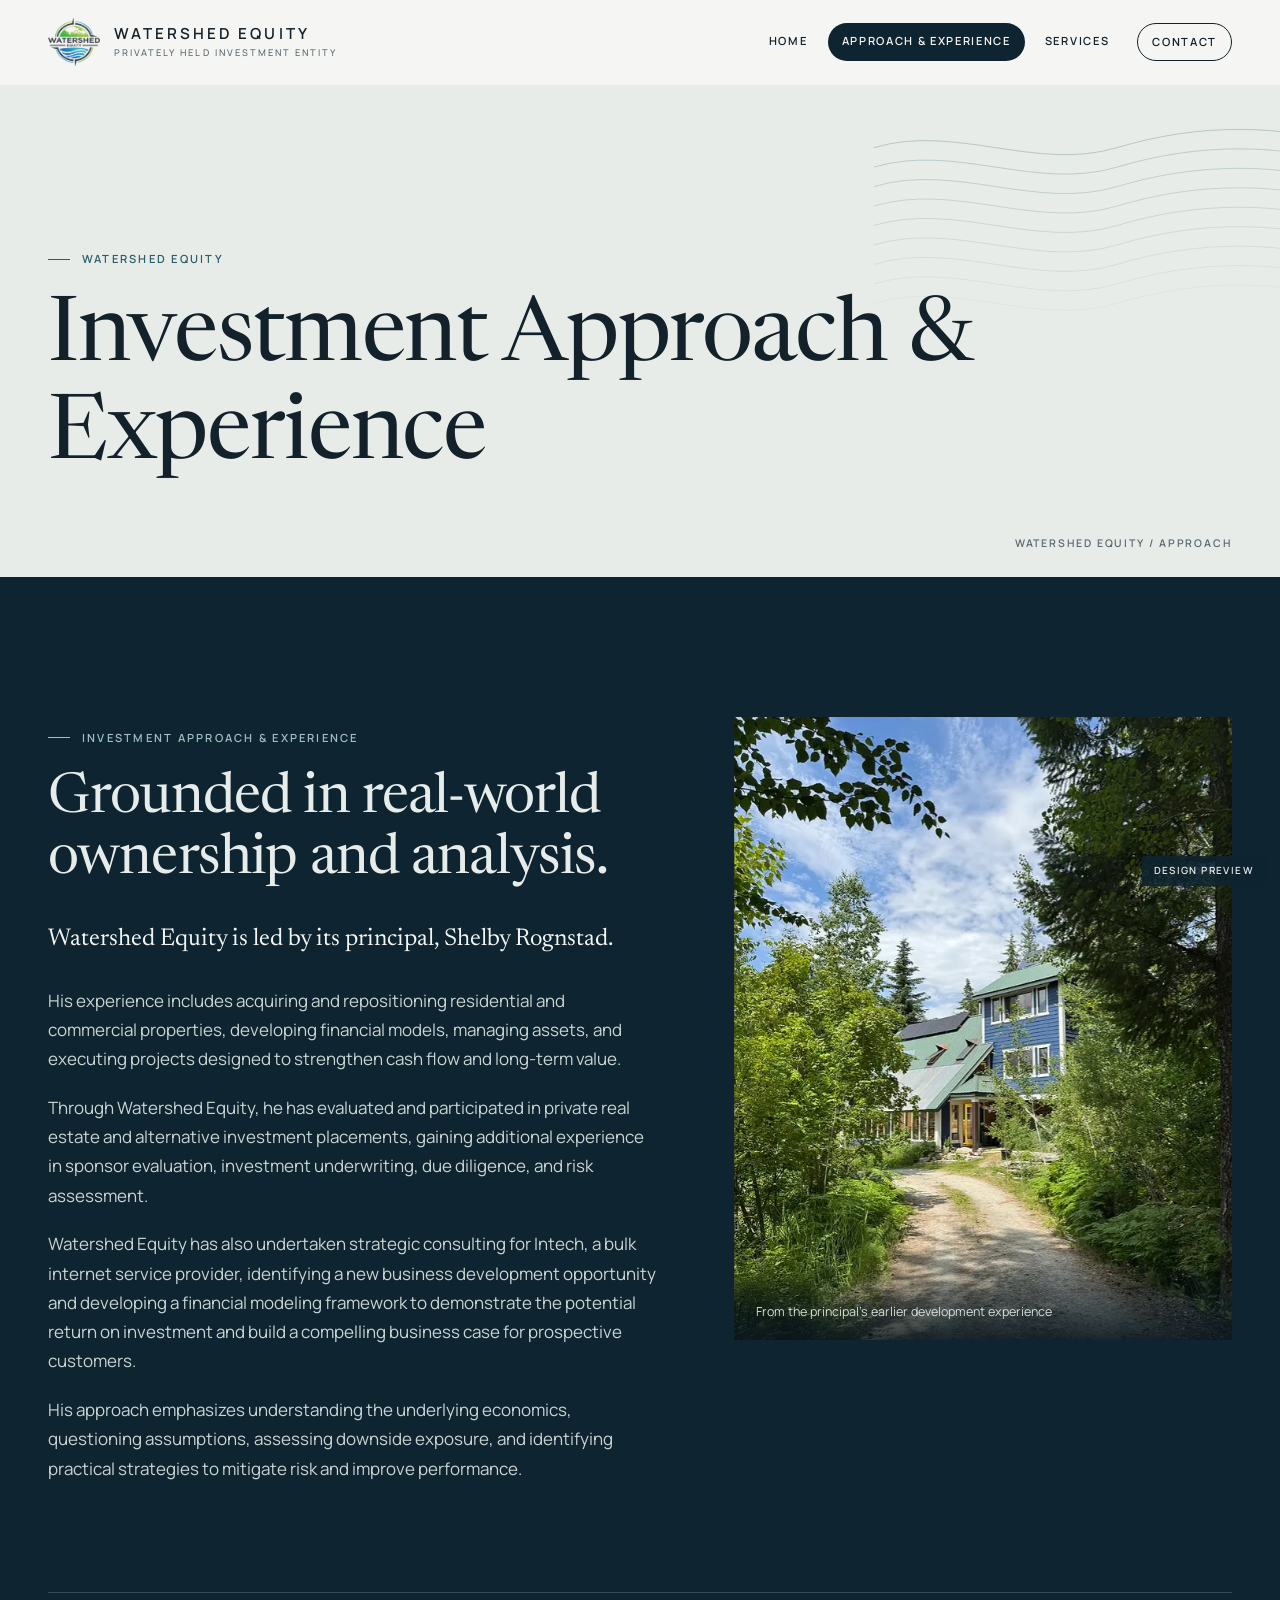
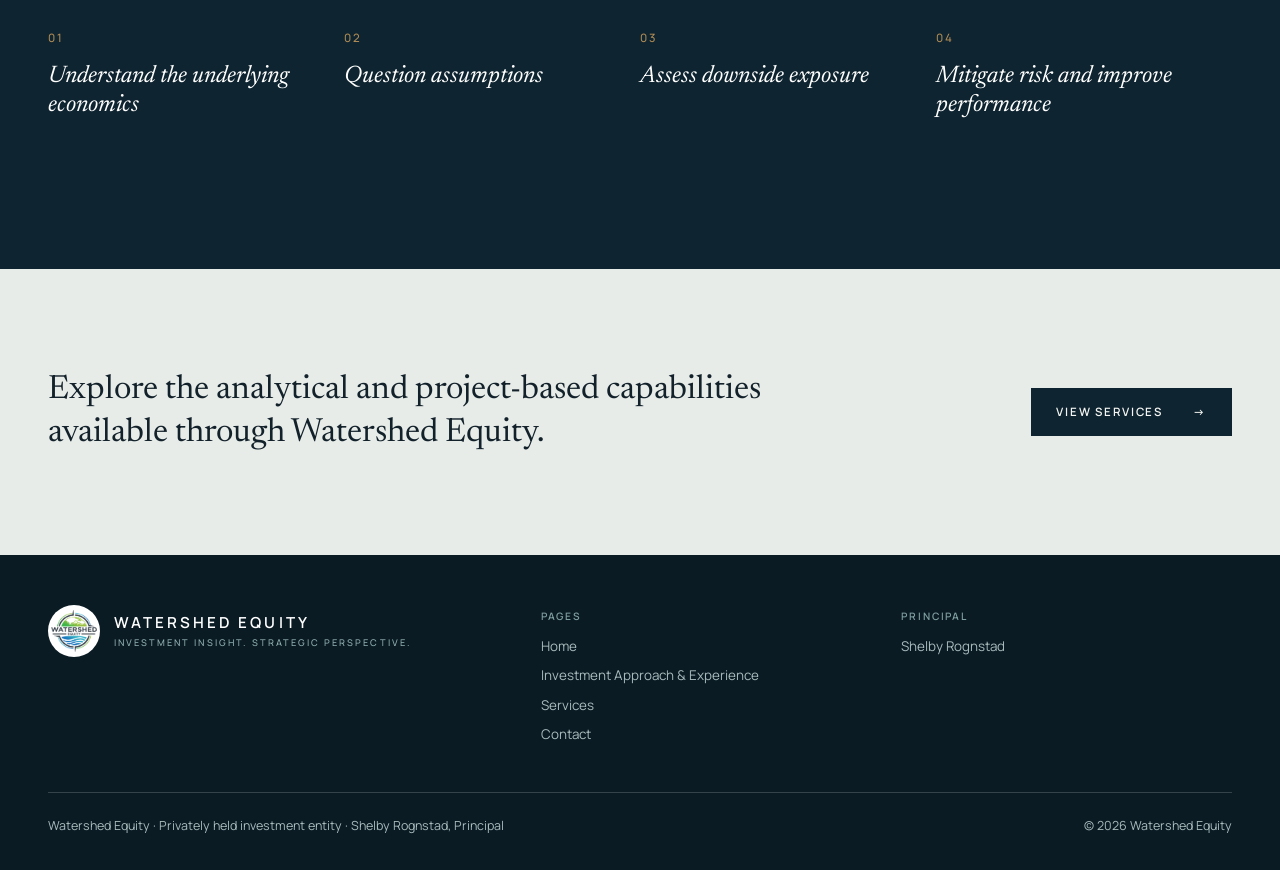
<file: watershed/approach.html>
<!doctype html>
<html lang="en">
<head>
<meta charset="utf-8">
<meta name="viewport" content="width=device-width, initial-scale=1">
<title>Investment Approach &amp; Experience | Watershed Equity</title>
<meta name="description" content="Watershed Equity is led by its principal, Shelby Rognstad, with experience in acquisition, repositioning, financial modeling, asset management, and private investment evaluation.">
<meta name="robots" content="noindex, nofollow">
<meta property="og:title" content="Investment Approach &amp; Experience | Watershed Equity">
<meta property="og:description" content="Watershed Equity is led by its principal, Shelby Rognstad, with experience in acquisition, repositioning, financial modeling, asset management, and private investment evaluation.">
<meta property="og:image" content="img/trail-1200.webp">
<meta property="og:type" content="website">
<meta name="theme-color" content="#0E2430">
<link rel="icon" type="image/png" href="img/favicon.png">
<link rel="preconnect" href="https://fonts.googleapis.com">
<link rel="preconnect" href="https://fonts.gstatic.com" crossorigin>
<link rel="stylesheet" href="https://fonts.googleapis.com/css2?family=Newsreader:ital,opsz,wght@0,6..72,400;0,6..72,500;1,6..72,400&family=Manrope:wght@400;500;600&display=swap">
<link rel="stylesheet" href="css/site.css">
</head>
<body>
<a class="skip" href="#main">Skip to content</a>
<header class="site-head">
  <div class="wrap head-in">
    <a class="brand" href="index.html" aria-label="Watershed Equity, home"><img src="img/logo-240.png" width="52" height="52" alt="Watershed Equity logo"><span><b>WATERSHED EQUITY</b><small>Privately held investment entity</small></span></a>
    <nav class="nav" aria-label="Main">
      <a href="index.html">Home</a>
      <a href="approach.html" aria-current="page">Approach &amp; Experience</a>
      <a href="services.html">Services</a>
      <a class="cta" href="services.html#contact">Contact</a>
    </nav>
    <button class="menu-btn" aria-label="Menu" aria-expanded="false"><span></span><span></span><span></span></button>
  </div>
</header>

<main id="main">
  <section class="page-head">
    <svg class="wave" viewBox="0 0 600 300" fill="none" stroke="#2B5E6A" stroke-width="1" aria-hidden="true"><path d="M0 60 C 100 30, 200 90, 300 60 S 500 30, 600 60" opacity="1.00"/><path d="M0 84 C 100 54, 200 114, 300 84 S 500 54, 600 84" opacity="0.90"/><path d="M0 108 C 100 78, 200 138, 300 108 S 500 78, 600 108" opacity="0.80"/><path d="M0 132 C 100 102, 200 162, 300 132 S 500 102, 600 132" opacity="0.70"/><path d="M0 156 C 100 126, 200 186, 300 156 S 500 126, 600 156" opacity="0.60"/><path d="M0 180 C 100 150, 200 210, 300 180 S 500 150, 600 180" opacity="0.50"/><path d="M0 204 C 100 174, 200 234, 300 204 S 500 174, 600 204" opacity="0.40"/><path d="M0 228 C 100 198, 200 258, 300 228 S 500 198, 600 228" opacity="0.30"/><path d="M0 252 C 100 222, 200 282, 300 252 S 500 222, 600 252" opacity="0.20"/></svg>
    <div class="wrap">
      <div class="label rv">Watershed Equity</div>
      <h1 class="rv rv-d1">Investment Approach &amp; Experience</h1>
    </div>
    <span class="crumb">Watershed Equity / Approach</span>
  </section>

  <section class="section dark">
    <div class="wrap two" style="align-items:start">
      <div>
        <div class="label rv">Investment Approach &amp; Experience</div>
        <h2 class="rv rv-d1">Grounded in real-world ownership and analysis.</h2>
        <p class="lead rv">Watershed Equity is led by its principal, Shelby Rognstad.</p>
        <p class="rv">His experience includes acquiring and repositioning residential and commercial properties, developing financial models, managing assets, and executing projects designed to strengthen cash flow and long-term value.</p>
        <p class="rv">Through Watershed Equity, he has evaluated and participated in private real estate and alternative investment placements, gaining additional experience in sponsor evaluation, investment underwriting, due diligence, and risk assessment.</p>
        <p class="rv">Watershed Equity has also undertaken strategic consulting for Intech, a bulk internet service provider, identifying a new business development opportunity and developing a financial modeling framework to demonstrate the potential return on investment and build a compelling business case for prospective customers.</p>
        <p class="rv">His approach emphasizes understanding the underlying economics, questioning assumptions, assessing downside exposure, and identifying practical strategies to mitigate risk and improve performance.</p>
      </div>
      <figure class="media-tall rv-img" style="position:sticky;top:110px"><img data-parallax src="img/forest-residence-1100.webp" srcset="img/forest-residence-700.webp 700w, img/forest-residence-1100.webp 1100w" sizes="(max-width:980px) 92vw, 45vw" width="1100" height="1467" alt="Forest residence approached by a tree-lined driveway, illustrating the principal's development experience"><figcaption>From the principal's earlier development experience</figcaption></figure>
    </div>
    <div class="wrap">
      <div class="principles">
        <div class="rv"><span>01</span><b>Understand the underlying economics</b></div>
        <div class="rv rv-d1"><span>02</span><b>Question assumptions</b></div>
        <div class="rv rv-d2"><span>03</span><b>Assess downside exposure</b></div>
        <div class="rv rv-d3"><span>04</span><b>Mitigate risk and improve performance</b></div>
      </div>
    </div>
  </section>

  <section class="cta-band">
    <div class="wrap in">
      <p class="rv">Explore the analytical and project-based capabilities available through Watershed Equity.</p>
      <a class="btn rv rv-d1" href="services.html">View Services <span class="arr" aria-hidden="true">→</span></a>
    </div>
  </section>
</main>
<footer class="foot">
  <div class="wrap">
    <div class="foot-grid">
      <div><a class="brand" href="index.html"><img src="img/logo-240.png" width="52" height="52" alt=""><span><b>WATERSHED EQUITY</b><small>Investment Insight. Strategic Perspective.</small></span></a></div>
      <div><h4>Pages</h4><ul><li><a href="index.html">Home</a></li><li><a href="approach.html">Investment Approach &amp; Experience</a></li><li><a href="services.html">Services</a></li><li><a href="services.html#contact">Contact</a></li></ul></div>
      <div><h4>Principal</h4><ul><li><a href="../shelby/index.html">Shelby Rognstad</a></li></ul></div>
    </div>
    <div class="base"><span>Watershed Equity · Privately held investment entity · Shelby Rognstad, Principal</span><span>© <span data-year>2026</span> Watershed Equity</span></div>
  </div>
</footer>
<div class="preview-badge" aria-hidden="true">Design preview</div>
<script src="js/site.js" defer></script>
</body>
</html>
</file>
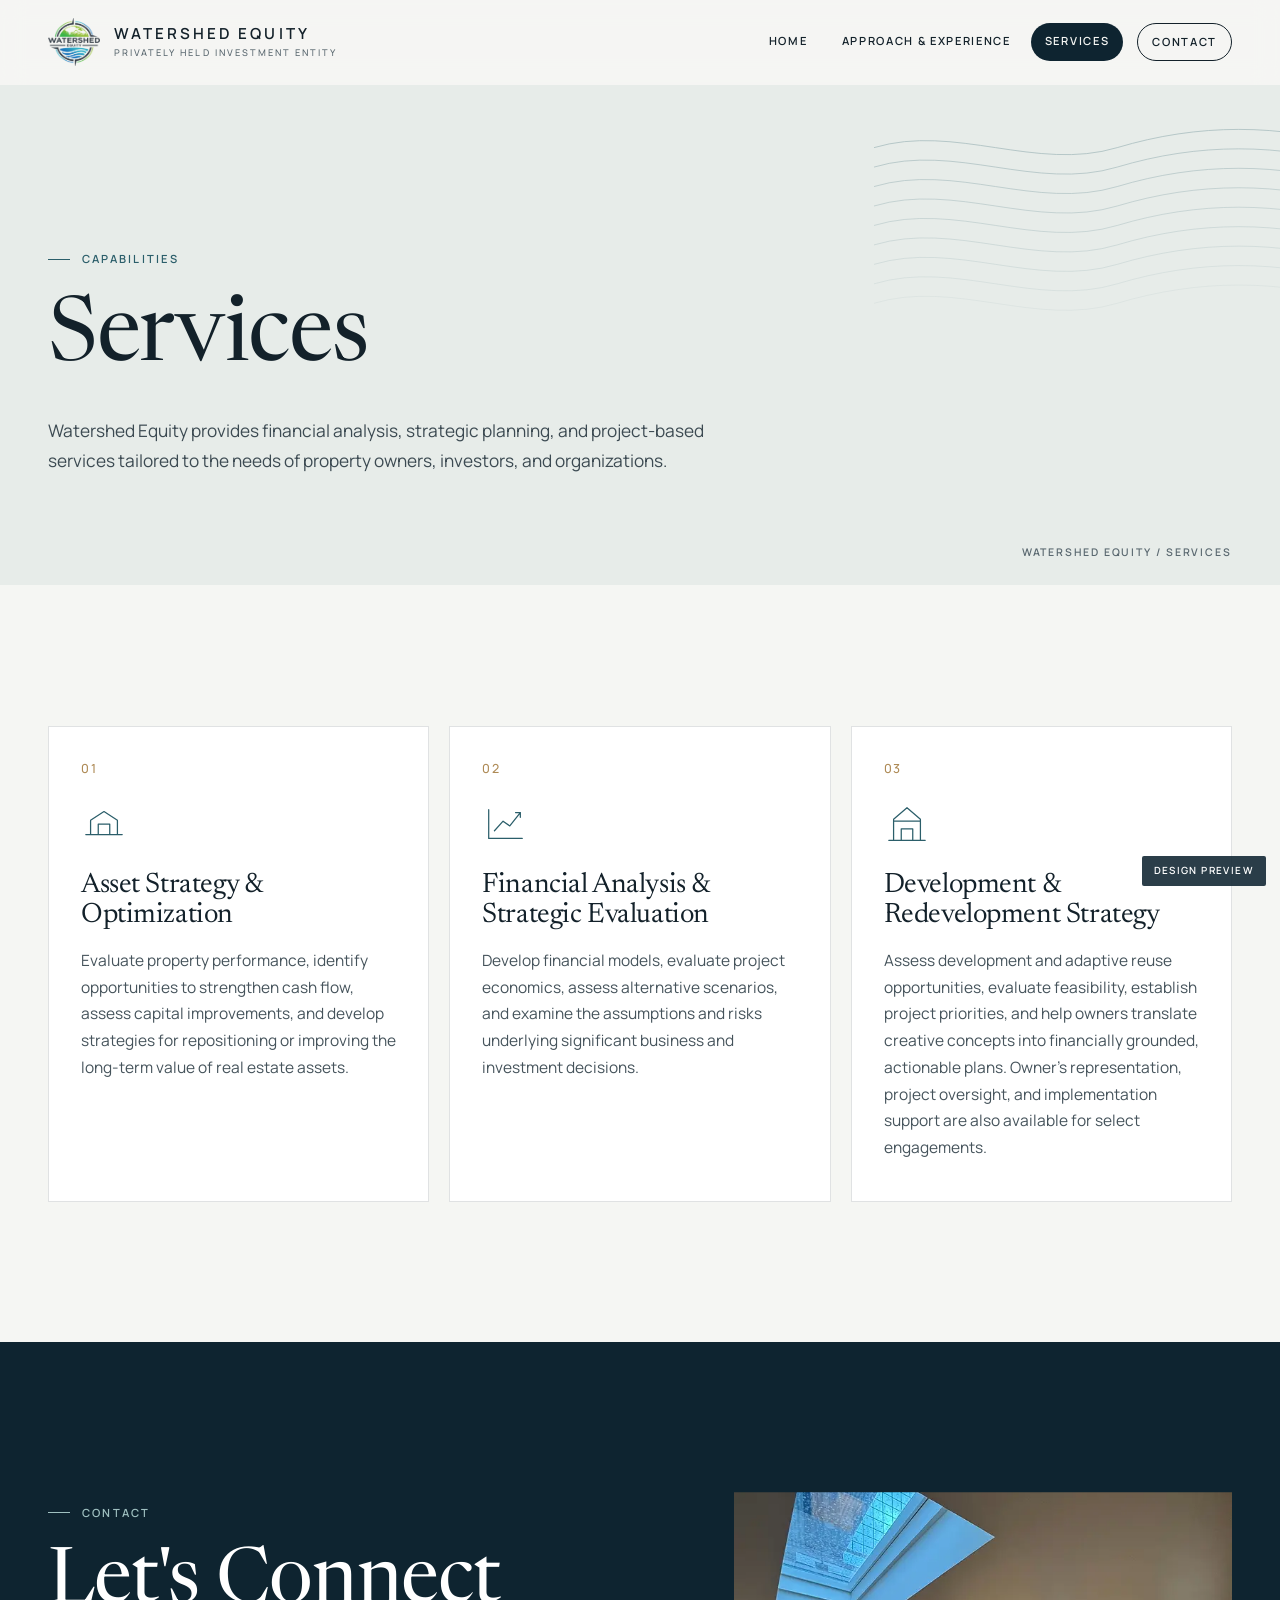
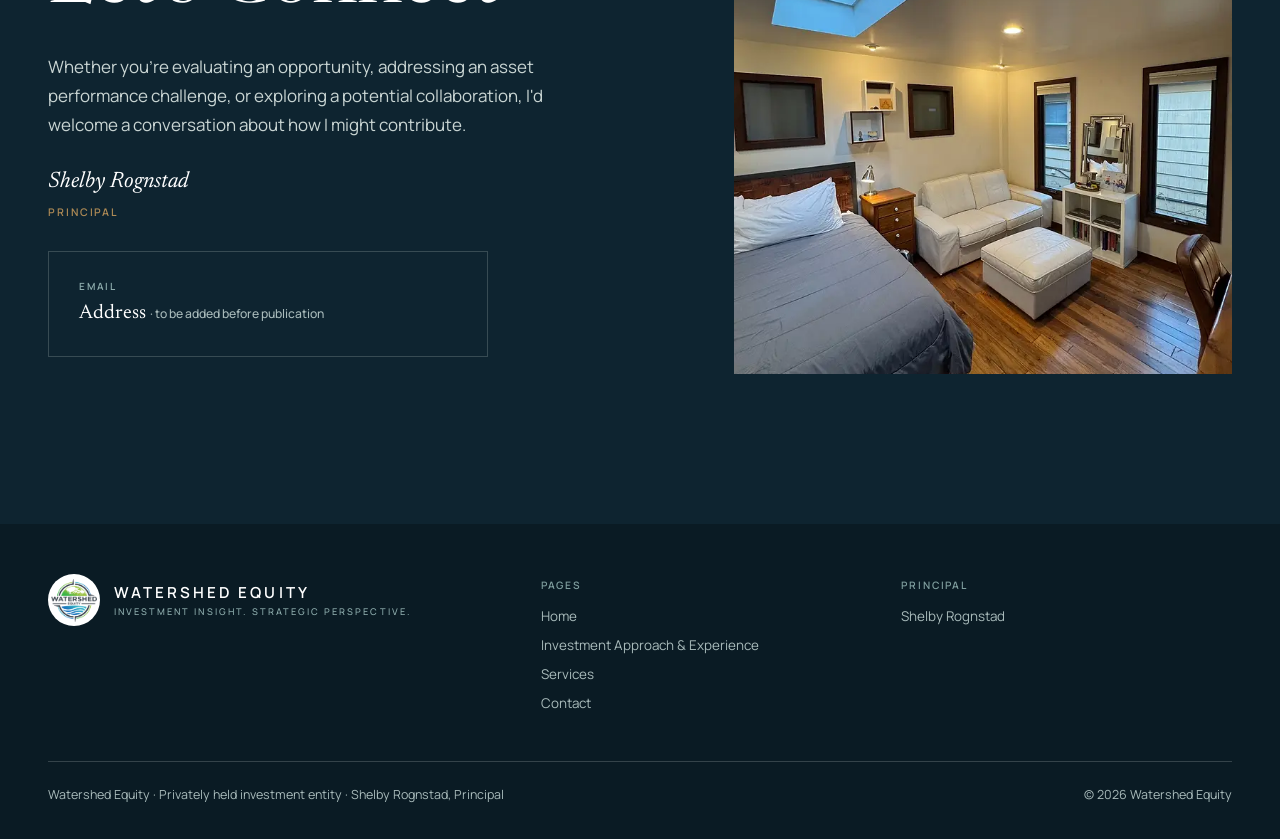
<file: watershed/services.html>
<!doctype html>
<html lang="en">
<head>
<meta charset="utf-8">
<meta name="viewport" content="width=device-width, initial-scale=1">
<title>Services | Watershed Equity</title>
<meta name="description" content="Financial analysis, strategic planning, and project-based services tailored to the needs of property owners, investors, and organizations.">
<meta name="robots" content="noindex, nofollow">
<meta property="og:title" content="Services | Watershed Equity">
<meta property="og:description" content="Financial analysis, strategic planning, and project-based services tailored to the needs of property owners, investors, and organizations.">
<meta property="og:image" content="img/trail-1200.webp">
<meta property="og:type" content="website">
<meta name="theme-color" content="#0E2430">
<link rel="icon" type="image/png" href="img/favicon.png">
<link rel="preconnect" href="https://fonts.googleapis.com">
<link rel="preconnect" href="https://fonts.gstatic.com" crossorigin>
<link rel="stylesheet" href="https://fonts.googleapis.com/css2?family=Newsreader:ital,opsz,wght@0,6..72,400;0,6..72,500;1,6..72,400&family=Manrope:wght@400;500;600&display=swap">
<link rel="stylesheet" href="css/site.css">
</head>
<body>
<a class="skip" href="#main">Skip to content</a>
<header class="site-head">
  <div class="wrap head-in">
    <a class="brand" href="index.html" aria-label="Watershed Equity, home"><img src="img/logo-240.png" width="52" height="52" alt="Watershed Equity logo"><span><b>WATERSHED EQUITY</b><small>Privately held investment entity</small></span></a>
    <nav class="nav" aria-label="Main">
      <a href="index.html">Home</a>
      <a href="approach.html">Approach &amp; Experience</a>
      <a href="services.html" aria-current="page">Services</a>
      <a class="cta" href="services.html#contact">Contact</a>
    </nav>
    <button class="menu-btn" aria-label="Menu" aria-expanded="false"><span></span><span></span><span></span></button>
  </div>
</header>

<main id="main">
  <section class="page-head">
    <svg class="wave" viewBox="0 0 600 300" fill="none" stroke="#2B5E6A" stroke-width="1" aria-hidden="true"><path d="M0 60 C 100 30, 200 90, 300 60 S 500 30, 600 60" opacity="1.00"/><path d="M0 84 C 100 54, 200 114, 300 84 S 500 54, 600 84" opacity="0.90"/><path d="M0 108 C 100 78, 200 138, 300 108 S 500 78, 600 108" opacity="0.80"/><path d="M0 132 C 100 102, 200 162, 300 132 S 500 102, 600 132" opacity="0.70"/><path d="M0 156 C 100 126, 200 186, 300 156 S 500 126, 600 156" opacity="0.60"/><path d="M0 180 C 100 150, 200 210, 300 180 S 500 150, 600 180" opacity="0.50"/><path d="M0 204 C 100 174, 200 234, 300 204 S 500 174, 600 204" opacity="0.40"/><path d="M0 228 C 100 198, 200 258, 300 228 S 500 198, 600 228" opacity="0.30"/><path d="M0 252 C 100 222, 200 282, 300 252 S 500 222, 600 252" opacity="0.20"/></svg>
    <div class="wrap">
      <div class="label rv">Capabilities</div>
      <h1 class="rv rv-d1">Services</h1>
      <p class="rv rv-d2">Watershed Equity provides financial analysis, strategic planning, and project-based services tailored to the needs of property owners, investors, and organizations.</p>
    </div>
    <span class="crumb">Watershed Equity / Services</span>
  </section>

  <section class="section">
    <div class="wrap">
      <div class="svc-grid">
        <article class="svc rv rv-d0" id="s01"><span class="n">01</span><svg viewBox="0 0 48 48"><path d="M5 34h38M10 34V19l14-9 14 9v15M18 34V23h12v11"/></svg><h3>Asset Strategy &amp; Optimization</h3><p>Evaluate property performance, identify opportunities to strengthen cash flow, assess capital improvements, and develop strategies for repositioning or improving the long-term value of real estate assets.</p></article>
        <article class="svc rv rv-d1" id="s02"><span class="n">02</span><svg viewBox="0 0 48 48"><path d="M7 38V8M7 38h35M13 30l9-10 7 5 11-14M35 11h5v5"/></svg><h3>Financial Analysis &amp; Strategic Evaluation</h3><p>Develop financial models, evaluate project economics, assess alternative scenarios, and examine the assumptions and risks underlying significant business and investment decisions.</p></article>
        <article class="svc rv rv-d2" id="s03"><span class="n">03</span><svg viewBox="0 0 48 48"><path d="M5 40h38M10 40V18l14-12 14 12v22M18 40V28h12v12M10 20h28"/></svg><h3>Development &amp; Redevelopment Strategy</h3><p>Assess development and adaptive reuse opportunities, evaluate feasibility, establish project priorities, and help owners translate creative concepts into financially grounded, actionable plans. Owner's representation, project oversight, and implementation support are also available for select engagements.</p></article>
      </div>
    </div>
  </section>

  <section class="contact" id="contact">
    <div class="wrap contact-grid">
      <div>
        <div class="label rv">Contact</div>
        <h2 class="rv rv-d1">Let's Connect</h2>
        <p class="rv">Whether you're evaluating an opportunity, addressing an asset performance challenge, or exploring a potential collaboration, I'd welcome a conversation about how I might contribute.</p>
        <p class="sig rv">Shelby Rognstad<small>Principal</small></p>
        <dl class="contact-card rv">
          <dt>Email</dt><dd>Address <span class="todo">· to be added before publication</span></dd>
        </dl>
      </div>
      <figure class="contact-media rv-img"><img src="img/duplex-interior-1100.webp" srcset="img/duplex-interior-700.webp 700w, img/duplex-interior-1100.webp 1100w" sizes="(max-width:980px) 92vw, 42vw" width="1100" height="1467" alt="Skylit interior of a residential redevelopment project"></figure>
    </div>
  </section>
</main>
<footer class="foot">
  <div class="wrap">
    <div class="foot-grid">
      <div><a class="brand" href="index.html"><img src="img/logo-240.png" width="52" height="52" alt=""><span><b>WATERSHED EQUITY</b><small>Investment Insight. Strategic Perspective.</small></span></a></div>
      <div><h4>Pages</h4><ul><li><a href="index.html">Home</a></li><li><a href="approach.html">Investment Approach &amp; Experience</a></li><li><a href="services.html">Services</a></li><li><a href="services.html#contact">Contact</a></li></ul></div>
      <div><h4>Principal</h4><ul><li><a href="../shelby/index.html">Shelby Rognstad</a></li></ul></div>
    </div>
    <div class="base"><span>Watershed Equity · Privately held investment entity · Shelby Rognstad, Principal</span><span>© <span data-year>2026</span> Watershed Equity</span></div>
  </div>
</footer>
<div class="preview-badge" aria-hidden="true">Design preview</div>
<script src="js/site.js" defer></script>
</body>
</html>
</file>
<file: shelby/css/site.css>
/* Shelby Rognstad — personal site. Warm editorial identity. */
:root{
  --paper:#F3EFE7; --paper-2:#EAE4D8; --paper-3:#E2DACB;
  --ink:#1C2520; --forest:#1F3328; --forest-2:#2A4234;
  --moss:#5E6D51; --bronze:#94704A; --muted:#5A615A;
  --line:rgba(28,37,32,.14); --line-light:rgba(243,239,231,.22);
  --serif:'Cormorant Garamond',Georgia,'Times New Roman',serif;
  --sans:'Manrope',system-ui,-apple-system,'Segoe UI',Arial,sans-serif;
  --wrap:1240px; --gut:clamp(20px,4vw,48px);
  --ease:cubic-bezier(.2,.7,.2,1);
}
*{box-sizing:border-box}
html{scroll-behavior:smooth;-webkit-text-size-adjust:100%}
body{margin:0;background:var(--paper);color:var(--ink);font:400 17px/1.75 var(--sans);-webkit-font-smoothing:antialiased;text-rendering:optimizeLegibility}
img{display:block;max-width:100%;height:auto}
a{color:inherit}
p{margin:0 0 1.15em}
h1,h2,h3{font-family:var(--serif);font-weight:500;line-height:1.08;margin:0;letter-spacing:-.01em}
.wrap{width:min(var(--wrap),100% - var(--gut)*2);margin-inline:auto}
.eyebrow{font:600 .72rem/1.4 var(--sans);letter-spacing:.2em;text-transform:uppercase;color:var(--moss)}
.skip{position:absolute;left:-9999px;top:8px;background:var(--forest);color:#fff;padding:10px 14px;z-index:100}
.skip:focus{left:8px}
:focus-visible{outline:2px solid var(--bronze);outline-offset:3px}

/* ---------- header ---------- */
.site-head{position:sticky;top:0;z-index:50;background:rgba(243,239,231,.86);backdrop-filter:saturate(1.2) blur(12px);-webkit-backdrop-filter:saturate(1.2) blur(12px);border-bottom:1px solid transparent;transition:border-color .3s,transform .4s var(--ease)}
.site-head.scrolled{border-color:var(--line)}
.site-head.hide{transform:translateY(-100%)}
.head-in{display:flex;align-items:center;justify-content:space-between;min-height:78px;gap:24px}
.brand{text-decoration:none;display:flex;flex-direction:column;line-height:1}
.brand b{font:600 1.5rem/1 var(--serif);letter-spacing:.01em}
.brand small{font:600 .6rem/1 var(--sans);letter-spacing:.24em;text-transform:uppercase;color:var(--moss);margin-top:6px}
.nav{display:flex;gap:34px}
.nav a{position:relative;text-decoration:none;font:600 .72rem/1 var(--sans);letter-spacing:.16em;text-transform:uppercase;padding:8px 0}
.nav a::after{content:"";position:absolute;left:0;right:0;bottom:0;height:1px;background:currentColor;transform:scaleX(0);transform-origin:right;transition:transform .45s var(--ease)}
.nav a:hover::after,.nav a[aria-current="page"]::after{transform:scaleX(1);transform-origin:left}
.menu-btn{display:none;background:none;border:0;padding:10px;margin-right:-10px;cursor:pointer;color:var(--ink)}
.menu-btn span{display:block;width:24px;height:1.5px;background:currentColor;margin:5px 0;transition:transform .35s var(--ease),opacity .2s}
.menu-open .menu-btn span:nth-child(1){transform:translateY(6.5px) rotate(45deg)}
.menu-open .menu-btn span:nth-child(2){opacity:0}
.menu-open .menu-btn span:nth-child(3){transform:translateY(-6.5px) rotate(-45deg)}

/* ---------- buttons ---------- */
.btn{display:inline-flex;align-items:center;gap:12px;text-decoration:none;font:600 .74rem/1 var(--sans);letter-spacing:.16em;text-transform:uppercase;padding:17px 26px;border:1px solid var(--ink);background:var(--ink);color:var(--paper);transition:background .35s var(--ease),color .35s var(--ease),border-color .35s}
.btn:hover{background:transparent;color:var(--ink)}
.btn .arr{transition:transform .35s var(--ease)}
.btn:hover .arr{transform:translateX(4px)}
.btn.ghost{background:transparent;color:var(--ink)}
.btn.ghost:hover{background:var(--ink);color:var(--paper)}
.btn.light{background:var(--paper);color:var(--forest);border-color:var(--paper)}
.btn.light:hover{background:transparent;color:var(--paper)}
.btn-row{display:flex;flex-wrap:wrap;gap:14px;margin-top:34px}

/* ---------- hero ---------- */
.hero{position:relative;overflow:hidden}
.hero-grid{display:grid;grid-template-columns:1.12fr .88fr;align-items:end;gap:clamp(24px,5vw,80px);min-height:min(88vh,860px)}
.hero-copy{padding:clamp(56px,9vh,120px) 0 clamp(56px,10vh,110px)}
.hero h1{font-size:clamp(3rem,7.4vw,6.6rem);font-weight:500;margin:26px 0 30px;letter-spacing:-.022em}
.hero h1 em{font-style:italic;color:var(--moss)}
.hero .lede{font-size:clamp(1.05rem,1.4vw,1.2rem);max-width:34em;color:#2f3832}
.hero-figure{position:relative;align-self:end;margin:0}
.hero-figure img{width:100%;max-height:82vh;object-fit:cover;object-position:50% 0;
  -webkit-mask-image:linear-gradient(180deg,transparent,#000 10%,#000 82%,transparent),linear-gradient(90deg,transparent,#000 12%,#000 90%,transparent);-webkit-mask-composite:source-in;
  mask-image:linear-gradient(180deg,transparent,#000 10%,#000 82%,transparent),linear-gradient(90deg,transparent,#000 12%,#000 90%,transparent);mask-composite:intersect}
.hero-tag{position:absolute;left:-10px;bottom:16%;background:var(--paper);padding:14px 18px;border-left:2px solid var(--bronze);box-shadow:0 18px 40px -24px rgba(28,37,32,.45)}
.hero-tag b{display:block;font:600 1rem/1.2 var(--serif);font-size:1.15rem}
.hero-tag span{font:500 .68rem/1.4 var(--sans);letter-spacing:.14em;text-transform:uppercase;color:var(--muted)}

/* ---------- facts strip ---------- */
.facts{border-block:1px solid var(--line);background:var(--paper-2)}
.facts ul{list-style:none;margin:0;padding:0;display:grid;grid-template-columns:repeat(3,1fr)}
.facts li{padding:34px 28px 30px;border-left:1px solid var(--line)}
.facts li:first-child{border-left:0;padding-left:0}
.facts b{display:block;font:500 clamp(2.4rem,4vw,3.4rem)/1 var(--serif);color:var(--forest)}
.facts span{display:block;margin-top:10px;font-size:.88rem;line-height:1.5;color:var(--muted);max-width:22em}

/* ---------- sections ---------- */
.section{padding:clamp(80px,11vw,150px) 0}
.section-head{display:grid;grid-template-columns:.9fr 1.1fr;gap:clamp(24px,5vw,80px);align-items:end;margin-bottom:clamp(40px,6vw,72px)}
.section-head h2{font-size:clamp(2.4rem,4.6vw,4.2rem)}
.section-head p{color:var(--muted);max-width:36em;margin:0}
.intro{display:grid;grid-template-columns:.42fr 1fr;gap:clamp(24px,5vw,80px)}
.intro .big{font:500 clamp(1.6rem,2.6vw,2.25rem)/1.35 var(--serif);color:var(--ink);margin-bottom:1em}
.intro .rest{color:#3b443d;max-width:40em}
.intro .label{position:sticky;top:110px;align-self:start}
.intro-media{margin:26px 0 0;overflow:hidden;background:var(--paper-3)}
.intro-media img{width:100%;aspect-ratio:4/5;object-fit:cover;object-position:45% 50%}
.intro-media figcaption{padding-top:10px;font:600 .64rem/1.4 var(--sans);letter-spacing:.16em;text-transform:uppercase;color:var(--muted);background:var(--paper)}
.intro{align-items:start}
.rule{display:block;width:56px;height:1px;background:var(--bronze);margin:18px 0}

/* capabilities */
.caps-sec{background:#FBF9F5}
.caps{display:grid;grid-template-columns:1fr 1fr;border-top:1px solid var(--line)}
.cap{position:relative;padding:44px 44px 48px 0;border-bottom:1px solid var(--line)}
.cap:nth-child(even){padding:44px 0 48px 44px;border-left:1px solid var(--line)}
.cap .num{font:500 .8rem/1 var(--sans);letter-spacing:.14em;color:var(--bronze)}
.cap h3{font-size:clamp(1.65rem,2.3vw,2.1rem);margin:18px 0 16px}
.cap p{color:#434b45;font-size:.98rem;margin:0}
.cap::before{content:"";position:absolute;left:0;top:-1px;height:1px;width:0;background:var(--forest);transition:width .8s var(--ease)}
.cap:nth-child(even)::before{left:44px}
.cap:hover::before{width:calc(100% - 44px)}

/* about */
.about{display:grid;grid-template-columns:1fr 1fr;gap:clamp(32px,6vw,96px);align-items:center}
.about-media{position:relative;overflow:hidden;aspect-ratio:4/5;background:var(--paper-3)}
.about-media img{width:100%;height:118%;object-fit:cover;will-change:transform}
.about-media figcaption{position:absolute;left:0;bottom:0;background:var(--paper);padding:10px 16px;font-size:.72rem;letter-spacing:.12em;text-transform:uppercase;color:var(--muted)}
.about h2{font-size:clamp(2.6rem,4.6vw,4.2rem);margin:20px 0 30px}
.about p{color:#3b443d}
.about blockquote{margin:30px 0;padding:6px 0 6px 24px;border-left:2px solid var(--bronze);font:italic 500 clamp(1.35rem,2vw,1.7rem)/1.4 var(--serif);color:var(--forest)}

/* project teaser (home) */
.teaser{display:grid;grid-template-columns:repeat(3,1fr);gap:28px}
.tcard{text-decoration:none;display:block}
.tcard .ph{overflow:hidden;aspect-ratio:4/3;background:var(--paper-3)}
.tcard img{width:100%;height:100%;object-fit:cover;transition:transform 1.1s var(--ease)}
.tcard:hover img{transform:scale(1.045)}
.tcard .meta{display:flex;justify-content:space-between;gap:16px;margin-top:18px;align-items:baseline}
.tcard h3{font-size:1.55rem}
.tcard .cat{font:600 .66rem/1.4 var(--sans);letter-spacing:.16em;text-transform:uppercase;color:var(--moss);white-space:nowrap}

/* ---------- page banner ---------- */
.banner{background:var(--forest);color:var(--paper);padding:clamp(90px,13vw,170px) 0 clamp(60px,8vw,100px);position:relative;overflow:hidden}
.banner .eyebrow{color:#C9D2C0}
.banner h1{font-size:clamp(3rem,7.2vw,6.4rem);margin-top:22px;max-width:11em}
.banner p{max-width:36em;color:#D9DED3;margin-top:28px}
.banner .index{display:flex;flex-wrap:wrap;gap:10px 28px;margin-top:44px;padding-top:26px;border-top:1px solid var(--line-light)}
.banner .index a{text-decoration:none;font:600 .7rem/1.4 var(--sans);letter-spacing:.16em;text-transform:uppercase;color:#E8ECE2;opacity:.8;transition:opacity .2s}
.banner .index a:hover{opacity:1}

/* ---------- projects ---------- */
.group{padding:clamp(70px,9vw,120px) 0 20px}
.group-title{display:flex;align-items:baseline;justify-content:space-between;gap:24px;padding-bottom:22px;border-bottom:1px solid var(--line);margin-bottom:clamp(40px,6vw,80px)}
.group-title h2{font-size:clamp(2rem,3.6vw,3.2rem)}
.group-title span{font:600 .7rem/1 var(--sans);letter-spacing:.18em;text-transform:uppercase;color:var(--moss)}
.project{display:grid;grid-template-columns:1.08fr .92fr;gap:clamp(28px,5vw,80px);align-items:start;margin-bottom:clamp(80px,10vw,140px);scroll-margin-top:110px}
.project:nth-of-type(even) .p-media{order:2}
.p-media{position:relative}
.p-body .num{font:500 .8rem/1 var(--sans);letter-spacing:.14em;color:var(--bronze)}
.p-body h3{font-size:clamp(2rem,3.2vw,2.9rem);margin:16px 0 22px}
.p-body p{color:#3d463f;font-size:.98rem}
.p-body .tags{display:flex;flex-wrap:wrap;gap:8px;margin-top:22px}
.p-body .tags span{font:600 .64rem/1 var(--sans);letter-spacing:.14em;text-transform:uppercase;border:1px solid var(--line);padding:8px 11px;color:var(--muted)}
.p-body{position:sticky;top:110px}

/* galleries: consistent footprint */
.gallery{display:grid;gap:8px;aspect-ratio:4/3.2}
.gallery.g1{grid-template-columns:1fr}
.gallery.g3{grid-template-columns:1.6fr 1fr;grid-template-rows:1fr 1fr}
.gallery.g3 .g-item:first-child{grid-row:1/3}
.gallery.g2{grid-template-columns:1.55fr 1fr}
.g-item{position:relative;overflow:hidden;background:var(--paper-3);cursor:zoom-in;border:0;padding:0;display:block;width:100%;height:100%}
.g-item img{width:100%;height:100%;object-fit:cover;transition:transform 1.1s var(--ease)}
.g-item:hover img{transform:scale(1.04)}
.g-item .zoom{position:absolute;right:12px;bottom:12px;width:36px;height:36px;border-radius:50%;background:rgba(243,239,231,.92);display:grid;place-items:center;opacity:0;transform:translateY(6px);transition:.35s var(--ease)}
.g-item:hover .zoom,.g-item:focus-visible .zoom{opacity:1;transform:none}
.g-count{position:absolute;left:12px;top:12px;background:rgba(28,37,32,.72);color:#fff;font:600 .64rem/1 var(--sans);letter-spacing:.14em;padding:7px 9px;text-transform:uppercase}

/* placeholder for commissioned photography */
.placeholder{aspect-ratio:4/3.2;display:grid;place-items:center;text-align:center;background:
  repeating-linear-gradient(135deg,transparent 0 14px,rgba(94,109,81,.06) 14px 15px),var(--paper-2);border:1px solid var(--line);color:var(--muted)}
.placeholder svg{width:34px;height:34px;stroke:var(--moss);fill:none;stroke-width:1.2;margin:0 auto 14px}
.placeholder b{display:block;font:500 1.35rem/1.2 var(--serif);color:var(--ink)}
.placeholder span{display:block;margin-top:8px;font:600 .64rem/1.4 var(--sans);letter-spacing:.16em;text-transform:uppercase}

/* ---------- contact / footer ---------- */
.contact{background:var(--forest);color:var(--paper);padding:clamp(90px,12vw,160px) 0 0}
.contact .eyebrow{color:#C9D2C0}
.contact-grid{display:grid;grid-template-columns:1.2fr .8fr;gap:clamp(32px,6vw,96px);align-items:end}
.contact h2{font-size:clamp(3rem,7vw,6.2rem);margin:20px 0 28px}
.contact p{color:#D9DED3;max-width:34em;font-size:1.05rem}
.contact-card{border:1px solid var(--line-light);padding:30px}
.contact-card dt{font:600 .64rem/1 var(--sans);letter-spacing:.18em;text-transform:uppercase;color:#AEB9A6;margin-top:20px}
.contact-card dt:first-child{margin-top:0}
.contact-card dd{margin:8px 0 0;font:500 1.25rem/1.3 var(--serif)}
.contact-card dd a{text-decoration:none;border-bottom:1px solid var(--line-light)}
.contact-card .todo{font:500 .78rem/1.5 var(--sans);color:#C6CEBF;opacity:.85}
.foot{margin-top:clamp(70px,9vw,120px);border-top:1px solid var(--line-light);padding:26px 0 34px;display:flex;justify-content:space-between;gap:20px;flex-wrap:wrap;font-size:.8rem;color:#AEB9A6}
.foot a{text-decoration:none}
.foot a:hover{color:#fff}

/* ---------- lightbox ---------- */
.lb{position:fixed;inset:0;z-index:200;background:rgba(16,22,18,.94);display:none;align-items:center;justify-content:center;padding:60px 70px}
.lb.open{display:flex;animation:lbIn .35s var(--ease)}
@keyframes lbIn{from{opacity:0}to{opacity:1}}
.lb img{max-width:100%;max-height:100%;object-fit:contain;box-shadow:0 30px 80px rgba(0,0,0,.5)}
.lb button{position:absolute;background:none;border:1px solid rgba(255,255,255,.3);color:#fff;width:48px;height:48px;border-radius:50%;cursor:pointer;font-size:20px;display:grid;place-items:center;transition:background .2s}
.lb button:hover{background:rgba(255,255,255,.12)}
.lb .x{top:18px;right:18px}.lb .prev{left:14px;top:50%;margin-top:-24px}.lb .next{right:14px;top:50%;margin-top:-24px}
.lb .cap{position:absolute;bottom:18px;left:0;right:0;text-align:center;color:#d6dbd2;font-size:.82rem;padding:0 70px}

/* ---------- preview badge ---------- */
.preview-badge{position:fixed;right:14px;bottom:14px;z-index:60;background:var(--ink);color:var(--paper);font:600 .62rem/1 var(--sans);letter-spacing:.14em;text-transform:uppercase;padding:10px 12px;border-radius:2px;opacity:.88}

/* ---------- reveal ---------- */
.js .rv{opacity:0;transform:translateY(26px);transition:opacity 1s var(--ease),transform 1s var(--ease)}
.js .rv.in{opacity:1;transform:none}
.js .rv-d1{transition-delay:.08s}.js .rv-d2{transition-delay:.16s}.js .rv-d3{transition-delay:.24s}
/* clip the image, not the observed wrapper: a fully clipped target never reports as intersecting */
.js .rv-img>img{clip-path:inset(0 0 100% 0);transition:clip-path 1.3s var(--ease)}
.js .rv-img.in>img{clip-path:inset(0 0 0 0)}
.js .hero .line{display:block;overflow:hidden}
.js .hero .line>span{display:block;transform:translateY(105%);transition:transform 1.1s var(--ease)}
.js .loaded .hero .line>span{transform:none}
.js .loaded .hero .line:nth-child(2)>span{transition-delay:.08s}
.js .loaded .hero .line:nth-child(3)>span{transition-delay:.16s}

@media (prefers-reduced-motion:reduce){
  *,*::before,*::after{animation:none!important;transition:none!important;scroll-behavior:auto!important}
  .js .rv,.js .rv-img>img,.js .hero .line>span{opacity:1;transform:none;clip-path:none}
}

/* ---------- responsive ---------- */
@media (max-width:980px){
  .hero-grid{grid-template-columns:1fr;min-height:0;gap:0}
  .hero-copy{padding:56px 0 30px}
  .hero-figure{max-width:520px;margin-left:auto}
  .hero-tag{left:0}
  .section-head,.intro,.about,.contact-grid{grid-template-columns:1fr}
  .intro .label{position:static}
  .intro-media{max-width:520px}
  .intro-media img{aspect-ratio:4/3}
  .project,.project:nth-of-type(even){grid-template-columns:1fr}
  .project:nth-of-type(even) .p-media{order:0}
  .p-body{position:static}
  .teaser{grid-template-columns:1fr 1fr}
}
@media (max-width:760px){
  body{font-size:16px}
  .nav{position:fixed;inset:78px 0 auto 0;flex-direction:column;gap:0;background:var(--paper);border-bottom:1px solid var(--line);padding:8px var(--gut) 20px;transform:translateY(-8px);opacity:0;pointer-events:none;transition:.35s var(--ease)}
  .nav a{padding:16px 0;border-bottom:1px solid var(--line);font-size:.78rem}
  .nav a::after{display:none}
  .menu-open .nav{transform:none;opacity:1;pointer-events:auto}
  .menu-btn{display:block}
  .facts ul{grid-template-columns:1fr}
  .facts li,.facts li:first-child{border-left:0;border-top:1px solid var(--line);padding:24px 0}
  .facts li:first-child{border-top:0}
  .caps{grid-template-columns:1fr}
  .cap,.cap:nth-child(even){padding:34px 0 36px;border-left:0}
  .cap:nth-child(even)::before{left:0}
  .teaser{grid-template-columns:1fr}
  .gallery{aspect-ratio:auto}
  .gallery.g3{grid-template-rows:auto auto;grid-template-columns:1fr 1fr}
  .gallery.g3 .g-item:first-child{grid-row:auto;grid-column:1/3;aspect-ratio:4/3}
  .gallery.g3 .g-item{aspect-ratio:1}
  .gallery.g2 .g-item{aspect-ratio:3/4}
  .gallery.g1 .g-item{aspect-ratio:4/3}
  .lb{padding:60px 12px}
  .lb .prev,.lb .next{top:auto;bottom:14px;margin:0}
  .lb .cap{bottom:76px}
}
</file>
<file: watershed/css/site.css>
/* Watershed Equity — investment entity. Cooler, structured identity drawn from the logo (water + pine). */
:root{
  --paper:#F5F6F3; --mist:#E7ECE9; --mist-2:#DCE3DF;
  --ink:#13212A; --deep:#0E2430; --deep-2:#14313E; --water:#2B5E6A; --pine:#2F4B3C;
  --brass:#AE8A55; --muted:#5A6870;
  --line:rgba(19,33,42,.13); --line-light:rgba(245,246,243,.18);
  --serif:'Newsreader',Georgia,'Times New Roman',serif;
  --sans:'Manrope',system-ui,-apple-system,'Segoe UI',Arial,sans-serif;
  --wrap:1240px; --gut:clamp(20px,4vw,48px);
  --ease:cubic-bezier(.2,.7,.2,1);
}
*{box-sizing:border-box}
html{scroll-behavior:smooth;-webkit-text-size-adjust:100%}
body{margin:0;background:var(--paper);color:var(--ink);font:400 17px/1.72 var(--sans);-webkit-font-smoothing:antialiased}
img{display:block;max-width:100%;height:auto}
a{color:inherit}
p{margin:0 0 1.15em}
h1,h2,h3{font-family:var(--serif);font-weight:400;line-height:1.1;margin:0;letter-spacing:-.015em}
.wrap{width:min(var(--wrap),100% - var(--gut)*2);margin-inline:auto}
.label{display:inline-flex;align-items:center;gap:12px;font:600 .7rem/1.4 var(--sans);letter-spacing:.2em;text-transform:uppercase;color:var(--water)}
.label::before{content:"";width:22px;height:1px;background:currentColor}
.skip{position:absolute;left:-9999px;top:8px;background:var(--deep);color:#fff;padding:10px 14px;z-index:100}
.skip:focus{left:8px}
:focus-visible{outline:2px solid var(--brass);outline-offset:3px}

/* header */
.site-head{position:sticky;top:0;z-index:50;background:rgba(245,246,243,.9);backdrop-filter:blur(12px);-webkit-backdrop-filter:blur(12px);border-bottom:1px solid transparent;transition:border-color .3s,transform .4s var(--ease)}
.site-head.scrolled{border-color:var(--line)}
.site-head.hide{transform:translateY(-100%)}
.head-in{display:flex;align-items:center;justify-content:space-between;min-height:84px;gap:24px}
.brand{display:flex;align-items:center;gap:14px;text-decoration:none}
.brand img{width:52px;height:52px;object-fit:contain}
.brand span{display:flex;flex-direction:column;line-height:1}
.brand b{font:600 .95rem/1 var(--sans);letter-spacing:.2em}
.brand small{font:500 .58rem/1 var(--sans);letter-spacing:.22em;text-transform:uppercase;color:var(--muted);margin-top:7px}
.nav{display:flex;gap:6px}
.nav a{text-decoration:none;font:600 .7rem/1 var(--sans);letter-spacing:.15em;text-transform:uppercase;padding:12px 14px;border-radius:999px;transition:background .25s,color .25s}
.nav a:hover{background:var(--mist)}
.nav a[aria-current="page"]{background:var(--deep);color:var(--paper)}
.nav a.cta{border:1px solid var(--ink);margin-left:8px}
.nav a.cta:hover{background:var(--ink);color:var(--paper)}
.menu-btn{display:none;background:none;border:0;padding:10px;margin-right:-10px;cursor:pointer;color:var(--ink)}
.menu-btn span{display:block;width:24px;height:1.5px;background:currentColor;margin:5px 0;transition:transform .35s var(--ease),opacity .2s}
.menu-open .menu-btn span:nth-child(1){transform:translateY(6.5px) rotate(45deg)}
.menu-open .menu-btn span:nth-child(2){opacity:0}
.menu-open .menu-btn span:nth-child(3){transform:translateY(-6.5px) rotate(-45deg)}

/* buttons */
.btn{display:inline-flex;align-items:center;gap:12px;text-decoration:none;font:600 .72rem/1 var(--sans);letter-spacing:.16em;text-transform:uppercase;padding:17px 24px;border:1px solid var(--deep);background:var(--deep);color:var(--paper);transition:.35s var(--ease)}
.btn:hover{background:var(--water);border-color:var(--water)}
.btn .arr{transition:transform .35s var(--ease)}
.btn:hover .arr{transform:translateX(4px)}
.btn.ghost{background:transparent;color:var(--ink)}
.btn.ghost:hover{background:var(--ink);color:var(--paper);border-color:var(--ink)}
.btn.light{background:var(--paper);color:var(--deep);border-color:var(--paper)}
.btn.light:hover{background:transparent;color:var(--paper)}
.btn.brass{background:var(--brass);border-color:var(--brass);color:#14212a}
.btn.brass:hover{background:transparent;color:var(--paper);border-color:var(--paper)}
.btn-row{display:flex;flex-wrap:wrap;gap:12px;margin-top:32px}

/* hero */
.hero{position:relative;min-height:min(92vh,880px);display:flex;align-items:flex-end;color:#fff;overflow:hidden;background:var(--deep)}
.hero-bg{position:absolute;inset:0}
.hero-bg img{width:100%;height:100%;object-fit:cover;object-position:50% 55%;transform:scale(1.08);transition:transform 2.6s var(--ease)}
.loaded .hero-bg img{transform:scale(1)}
.hero::after{content:"";position:absolute;inset:0;background:linear-gradient(90deg,rgba(9,24,32,.86) 0%,rgba(9,24,32,.55) 45%,rgba(9,24,32,.1) 100%),linear-gradient(0deg,rgba(9,24,32,.7) 0%,transparent 45%)}
.hero .wrap{position:relative;z-index:2;padding:140px 0 0}
.hero .label{color:#BFD3D3}
.hero h1{font-size:clamp(3.1rem,7.6vw,7rem);line-height:1.02;margin:24px 0 0;max-width:10.5em}
.hero h1 em{font-style:italic;color:#CFE0DA}
.pillars{position:relative;z-index:2;display:grid;grid-template-columns:repeat(3,1fr);margin-top:clamp(50px,8vh,90px);border-top:1px solid rgba(255,255,255,.22)}
.pillars li{list-style:none;padding:22px 24px 30px 0;font:600 .72rem/1.4 var(--sans);letter-spacing:.18em;text-transform:uppercase;color:#E3ECE9;display:flex;gap:14px;align-items:center}
.pillars li i{font:italic 400 1.2rem/1 var(--serif);letter-spacing:0;color:var(--brass);text-transform:none}
.pillars{padding:0;margin-bottom:0}

/* sections */
.section{padding:clamp(80px,11vw,150px) 0}
.two{display:grid;grid-template-columns:1.1fr .9fr;gap:clamp(32px,6vw,100px);align-items:center}
.two h2{font-size:clamp(2.4rem,4.4vw,4rem);margin:22px 0 30px}
.two p{color:#36444c}
.lead{font:400 clamp(1.3rem,1.9vw,1.6rem)/1.45 var(--serif);color:var(--ink)!important}
.portrait-frame{position:relative;margin:0}
.portrait-frame img{width:100%;aspect-ratio:4/5;object-fit:cover;object-position:50% 10%}
.portrait-frame::before{content:"";position:absolute;inset:18px -18px -18px 18px;border:1px solid var(--brass);z-index:-1}
.portrait-frame figcaption{margin-top:16px;font-size:.82rem;color:var(--muted)}
.portrait-frame figcaption b{color:var(--ink);font-weight:600}

/* dark band */
.dark{background:var(--deep);color:#E6ECEA}
.dark .label{color:#9FC0C0}
.dark p{color:#C9D5D3}
.dark .lead{color:#F2F5F3!important}
.media-tall{position:relative;overflow:hidden;margin:0;aspect-ratio:4/5}
.media-tall img{width:100%;height:118%;object-fit:cover}
.media-tall figcaption{position:absolute;left:0;bottom:0;right:0;padding:40px 22px 18px;background:linear-gradient(0deg,rgba(9,24,32,.85),transparent);font-size:.78rem;color:#D3DEDB}

/* cards (services) */
.svc-grid{display:grid;grid-template-columns:repeat(3,1fr);gap:20px}
.svc{position:relative;background:#fff;border:1px solid var(--line);padding:36px 32px 40px;display:flex;flex-direction:column;transition:transform .5s var(--ease),box-shadow .5s var(--ease),border-color .3s;text-decoration:none}
.svc:hover{transform:translateY(-6px);box-shadow:0 30px 60px -35px rgba(14,36,48,.45);border-color:transparent}
.svc .n{font:500 .78rem/1 var(--sans);letter-spacing:.14em;color:var(--brass)}
.svc svg{width:46px;height:46px;stroke:var(--water);fill:none;stroke-width:1.3;stroke-linecap:round;stroke-linejoin:round;margin:26px 0 22px}
.svc h3{font-size:1.75rem;margin-bottom:16px}
.svc p{color:#45535b;font-size:.97rem;margin:0}
.svc .more{margin-top:auto;padding-top:26px;font:600 .68rem/1 var(--sans);letter-spacing:.16em;text-transform:uppercase;color:var(--water)}
.svc::after{content:"";position:absolute;left:0;top:0;height:3px;width:0;background:var(--brass);transition:width .6s var(--ease)}
.svc:hover::after{width:100%}

/* principles */
.principles{display:grid;grid-template-columns:repeat(4,1fr);border-top:1px solid var(--line-light);margin-top:clamp(50px,7vw,90px)}
.principles div{padding:28px 24px 8px 0}
.principles b{display:block;font:italic 400 1.5rem/1.2 var(--serif);color:#fff;margin-top:12px}
.principles span{font:500 .72rem/1 var(--sans);letter-spacing:.14em;color:var(--brass)}

/* page head */
.page-head{background:var(--mist);padding:clamp(90px,12vw,160px) 0 clamp(56px,7vw,90px);position:relative;overflow:hidden}
.page-head h1{font-size:clamp(2.9rem,7vw,6.2rem);margin-top:22px;max-width:12em}
.page-head p{max-width:38em;margin-top:28px;color:#3c4a52;font-size:1.08rem}
.page-head .crumb{position:absolute;right:var(--gut);bottom:28px;font:600 .66rem/1 var(--sans);letter-spacing:.18em;text-transform:uppercase;color:var(--muted)}
.wave{position:absolute;right:-80px;top:14px;width:min(38vw,560px);opacity:.32;pointer-events:none;z-index:0}
.page-head .wrap{position:relative;z-index:1}

/* CTA band */
.cta-band{background:var(--mist);padding:clamp(60px,8vw,100px) 0}
.cta-band .in{display:flex;justify-content:space-between;align-items:center;gap:30px;flex-wrap:wrap}
.cta-band p{font:400 clamp(1.5rem,2.6vw,2.2rem)/1.3 var(--serif);max-width:24em;margin:0}

/* contact */
.contact{background:var(--deep);color:#fff;padding:clamp(90px,12vw,150px) 0}
.contact-grid{display:grid;grid-template-columns:1.1fr .9fr;gap:clamp(32px,6vw,90px);align-items:stretch}
.contact .label{color:#9FC0C0}
.contact h2{font-size:clamp(2.8rem,6vw,5.4rem);margin:20px 0 26px}
.contact p{color:#C9D5D3;max-width:32em}
.contact .sig{font:italic 400 1.4rem/1.3 var(--serif);color:#fff;margin-top:28px}
.contact .sig small{display:block;font:600 .66rem/1 var(--sans);letter-spacing:.18em;text-transform:uppercase;color:var(--brass);margin-top:10px;font-style:normal}
.contact-card{border:1px solid var(--line-light);padding:30px;margin-top:34px;max-width:440px}
.contact-card dt{font:600 .62rem/1 var(--sans);letter-spacing:.18em;text-transform:uppercase;color:#8FAEAE}
.contact-card dd{margin:8px 0 18px;font:400 1.25rem/1.3 var(--serif)}
.contact-card dd:last-child{margin-bottom:0}
.contact-card .todo{font:500 .76rem var(--sans);color:#A9BBBB}
.contact-media{position:relative;overflow:hidden;min-height:420px;margin:0}
.contact-media img{position:absolute;inset:0;width:100%;height:100%;object-fit:cover}

/* footer */
.foot{background:#0A1B24;color:#A9BBBB;padding:50px 0 34px;font-size:.84rem}
.foot-grid{display:grid;grid-template-columns:1.4fr 1fr 1fr;gap:30px;align-items:start}
.foot .brand b{color:#fff}
.foot .brand small{color:#8FAEAE}
.foot .brand img{background:#fff;border-radius:50%;padding:3px}
.foot h4{font:600 .64rem/1 var(--sans);letter-spacing:.18em;text-transform:uppercase;color:#7F9E9E;margin:6px 0 14px}
.foot ul{list-style:none;margin:0;padding:0}
.foot li{margin:6px 0}
.foot a{text-decoration:none}
.foot a:hover{color:#fff}
.foot .base{display:flex;justify-content:space-between;gap:20px;flex-wrap:wrap;border-top:1px solid var(--line-light);margin-top:40px;padding-top:22px;font-size:.78rem}

.preview-badge{position:fixed;right:14px;bottom:14px;z-index:60;background:var(--deep);color:#fff;font:600 .62rem/1 var(--sans);letter-spacing:.14em;text-transform:uppercase;padding:10px 12px;border-radius:2px;opacity:.88}

/* reveal */
.js .rv{opacity:0;transform:translateY(26px);transition:opacity 1s var(--ease),transform 1s var(--ease)}
.js .rv.in{opacity:1;transform:none}
.js .rv-d1{transition-delay:.08s}.js .rv-d2{transition-delay:.16s}.js .rv-d3{transition-delay:.24s}
/* clip the image, not the observed wrapper: a fully clipped target never reports as intersecting */
.js .rv-img>img{clip-path:inset(0 100% 0 0);transition:clip-path 1.3s var(--ease)}
.js .rv-img.in>img{clip-path:inset(0 0 0 0)}
.js .hero .line{display:block;overflow:hidden;padding-bottom:.06em}
.js .hero .line>span{display:block;transform:translateY(105%);transition:transform 1.1s var(--ease)}
.js .loaded .hero .line>span{transform:none}
.js .loaded .hero .line:nth-child(2)>span{transition-delay:.1s}
@media (prefers-reduced-motion:reduce){
  *,*::before,*::after{animation:none!important;transition:none!important;scroll-behavior:auto!important}
  .js .rv,.js .rv-img>img,.js .hero .line>span{opacity:1;transform:none;clip-path:none}
  .hero-bg img{transform:none}
}

@media (max-width:980px){
  .two,.contact-grid{grid-template-columns:1fr}
  .svc-grid{grid-template-columns:1fr}
  .principles{grid-template-columns:1fr 1fr}
  .foot-grid{grid-template-columns:1fr 1fr}
  .foot-grid>div:first-child{grid-column:1/-1}
  .portrait-frame{max-width:460px}
  .contact-media{min-height:300px}
}
@media (max-width:820px){
  body{font-size:16px}
  .nav{position:fixed;inset:84px 0 auto 0;flex-direction:column;gap:0;background:var(--paper);border-bottom:1px solid var(--line);padding:8px var(--gut) 22px;transform:translateY(-8px);opacity:0;pointer-events:none;transition:.35s var(--ease)}
  .nav a{border-radius:0;padding:16px 0;border-bottom:1px solid var(--line);font-size:.78rem}
  .nav a[aria-current="page"]{background:none;color:var(--water)}
  .nav a.cta{border:0;margin:0;border-bottom:1px solid var(--line)}
  .menu-open .nav{transform:none;opacity:1;pointer-events:auto}
  .menu-btn{display:block}
  .pillars{grid-template-columns:1fr}
  .pillars li{padding:14px 0;border-bottom:1px solid rgba(255,255,255,.14)}
  .hero{min-height:88vh}
  .hero .wrap{padding-top:120px}
  .wave{display:none}
  .page-head .crumb{display:none}
  .principles{grid-template-columns:1fr}
}
</file>
